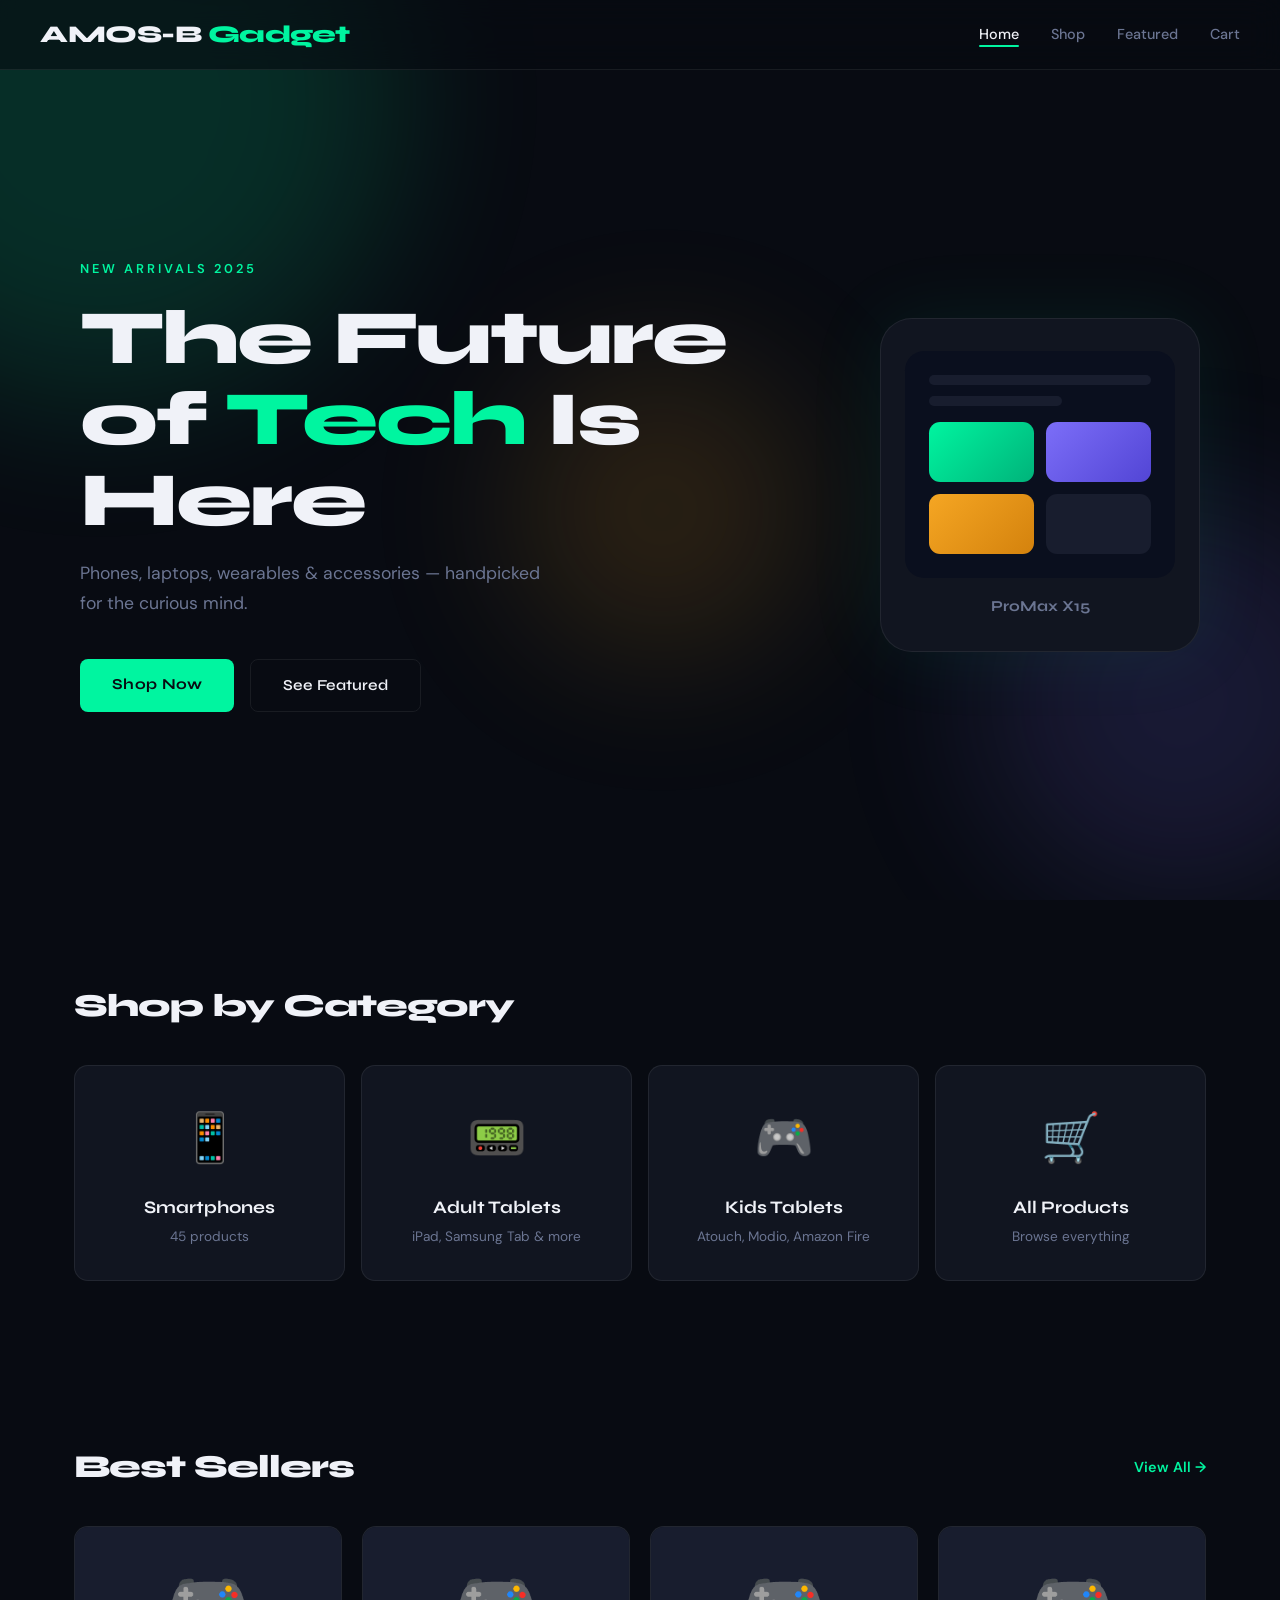
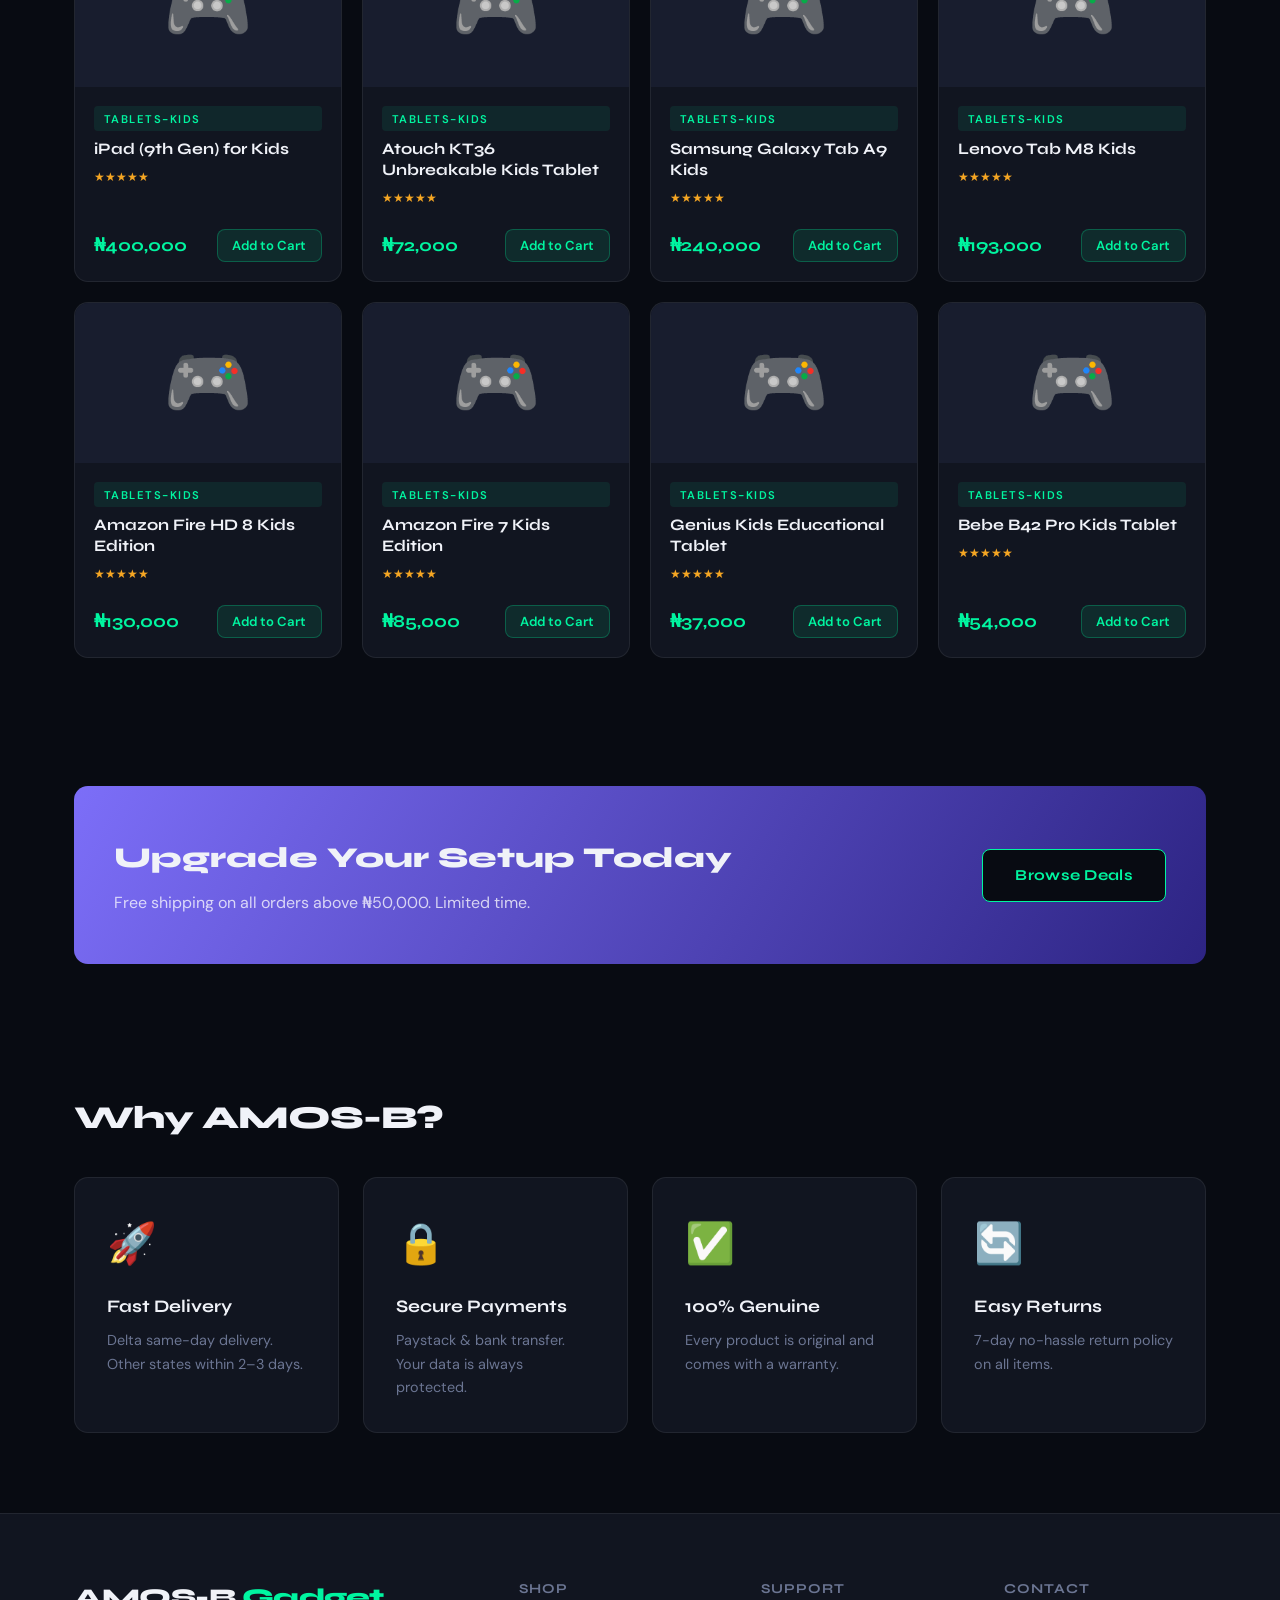
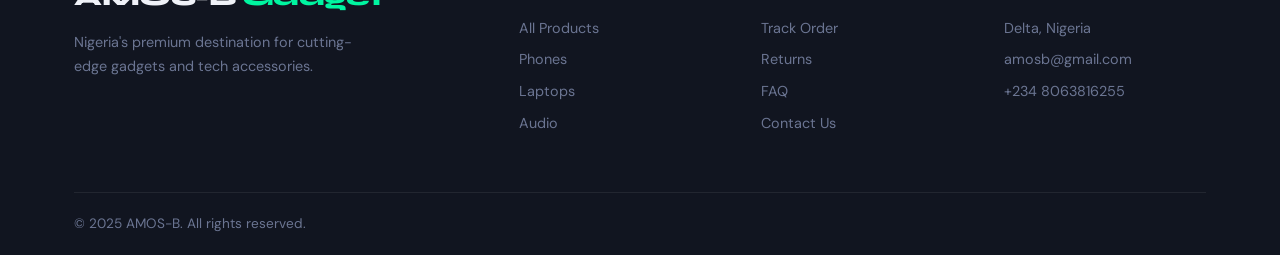
<file: index.html>
<!DOCTYPE html>
<html lang="en">
<head>
<meta charset="UTF-8">
<meta name="viewport" content="width=device-width, initial-scale=1.0">
<title>AMOS-B Gadget</title>
<link rel="preconnect" href="https://fonts.googleapis.com">
<link href="https://fonts.googleapis.com/css2?family=Syne:wght@400;600;700;800&family=DM+Sans:wght@300;400;500&display=swap" rel="stylesheet">
<link rel="stylesheet" href="style.css">
</head>
<body>

<!-- NAV -->
<nav class="navbar">
  <a href="index.html" class="logo">AMOS-B <span>Gadget</span></a>
  <ul class="nav-links">
    <li><a href="index.html" class="active">Home</a></li>
    <li><a href="shop.html">Shop</a></li>
    <li><a href="product.html">Featured</a></li>
    <li><a href="cart.html">Cart <span class="cart-badge" id="cart-count">0</span></a></li>
  </ul>
  <button class="hamburger" id="hamburger">&#9776;</button>
</nav>

<!-- HERO -->
<section class="hero">
  <div class="hero-bg">
    <div class="hero-circle c1"></div>
    <div class="hero-circle c2"></div>
    <div class="hero-circle c3"></div>
  </div>
  <div class="hero-content">
    <p class="hero-eyebrow">New Arrivals 2025</p>
    <h1>The Future<br>of <span class="accent">Tech</span> Is Here</h1>
    <p class="hero-sub">Phones, laptops, wearables & accessories — handpicked for the curious mind.</p>
    <div class="hero-cta">
      <a href="shop.html" class="btn-primary">Shop Now</a>
      <a href="product.html" class="btn-ghost">See Featured</a>
    </div>
  </div>
  <div class="hero-visual">
    <div class="device-card">
      <div class="device-screen">
        <div class="screen-ui">
          <div class="screen-bar"></div>
          <div class="screen-bar short"></div>
          <div class="screen-grid">
            <div class="screen-tile t1"></div>
            <div class="screen-tile t2"></div>
            <div class="screen-tile t3"></div>
            <div class="screen-tile t4"></div>
          </div>
        </div>
      </div>
      <div class="device-label">ProMax X15</div>
    </div>
  </div>
</section>

<!-- CATEGORIES -->
<section class="categories">
  <div class="container">
    <h2 class="section-title">Shop by Category</h2>
    <div class="cat-grid">
      <a href="shop.html?cat=phones" class="cat-card" style="--cat-color:#0e1117; --cat-accent:#00f5a0;">
        <div class="cat-icon">📱</div>
        <h3>Smartphones</h3>
        <p>45 products</p>
      </a>
      <a href="shop.html?cat=tablets-adult" class="cat-card" style="--cat-color:#0e1117; --cat-accent:#7c6ef8;">
        <div class="cat-icon">📟</div>
        <h3>Adult Tablets</h3>
        <p>iPad, Samsung Tab & more</p>
      </a>
      <a href="shop.html?cat=tablets-kids" class="cat-card" style="--cat-color:#0e1117; --cat-accent:#f06292;">
        <div class="cat-icon">🎮</div>
        <h3>Kids Tablets</h3>
        <p>Atouch, Modio, Amazon Fire</p>
      </a>
      <a href="shop.html" class="cat-card" style="--cat-color:#0e1117; --cat-accent:#f5a623;">
        <div class="cat-icon">🛒</div>
        <h3>All Products</h3>
        <p>Browse everything</p>
      </a>
    </div>
  </div>
</section>

<!-- FEATURED PRODUCTS -->
<section class="featured">
  <div class="container">
    <div class="section-header">
      <h2 class="section-title">Best Sellers</h2>
      <a href="shop.html" class="see-all">View All →</a>
    </div>
    <div class="products-grid" id="home-products"></div>
  </div>
</section>

<!-- BANNER -->
<section class="promo-banner">
  <div class="container">
    <div class="banner-inner">
      <div>
        <h2>Upgrade Your Setup Today</h2>
        <p>Free shipping on all orders above ₦50,000. Limited time.</p>
      </div>
      <a href="shop.html" class="btn-primary light">Browse Deals</a>
    </div>
  </div>
</section>

<!-- WHY US -->
<section class="why-us">
  <div class="container">
    <h2 class="section-title">Why AMOS-B?</h2>
    <div class="perks-grid">
      <div class="perk">
        <div class="perk-icon">🚀</div>
        <h4>Fast Delivery</h4>
        <p>Delta same-day delivery. Other states within 2–3 days.</p>
      </div>
      <div class="perk">
        <div class="perk-icon">🔒</div>
        <h4>Secure Payments</h4>
        <p>Paystack & bank transfer. Your data is always protected.</p>
      </div>
      <div class="perk">
        <div class="perk-icon">✅</div>
        <h4>100% Genuine</h4>
        <p>Every product is original and comes with a warranty.</p>
      </div>
      <div class="perk">
        <div class="perk-icon">🔄</div>
        <h4>Easy Returns</h4>
        <p>7-day no-hassle return policy on all items.</p>
      </div>
    </div>
  </div>
</section>

<!-- FOOTER -->
<footer class="footer">
  <div class="container">
    <div class="footer-grid">
      <div class="footer-brand">
        <a href="index.html" class="logo">AMOS-B <span>Gadget</span></a>
        <p>Nigeria's premium destination for cutting-edge gadgets and tech accessories.</p>
      </div>
      <div class="footer-links">
        <h5>Shop</h5>
        <ul>
          <li><a href="shop.html">All Products</a></li>
          <li><a href="shop.html?cat=phones">Phones</a></li>
          <li><a href="shop.html?cat=laptops">Laptops</a></li>
          <li><a href="shop.html?cat=audio">Audio</a></li>
        </ul>
      </div>
      <div class="footer-links">
        <h5>Support</h5>
        <ul>
          <li><a href="#">Track Order</a></li>
          <li><a href="#">Returns</a></li>
          <li><a href="#">FAQ</a></li>
          <li><a href="#">Contact Us</a></li>
        </ul>
      </div>
      <div class="footer-links">
        <h5>Contact</h5>
        <ul>
          <li>Delta, Nigeria</li>
          <li>amosb@gmail.com</li>
          <li>+234 8063816255</li>
        </ul>
      </div>
    </div>
    <div class="footer-bottom">
      <p>© 2025 AMOS-B. All rights reserved.</p>
    </div>
  </div>
</footer>

<script src="data.js"></script>
<script src="main.js"></script>
<script>
  renderProductGrid("home-products", getAllProducts().sort((a,b) => b.id - a.id).slice(0, 8));
</script>
</body>
</html>
</file>
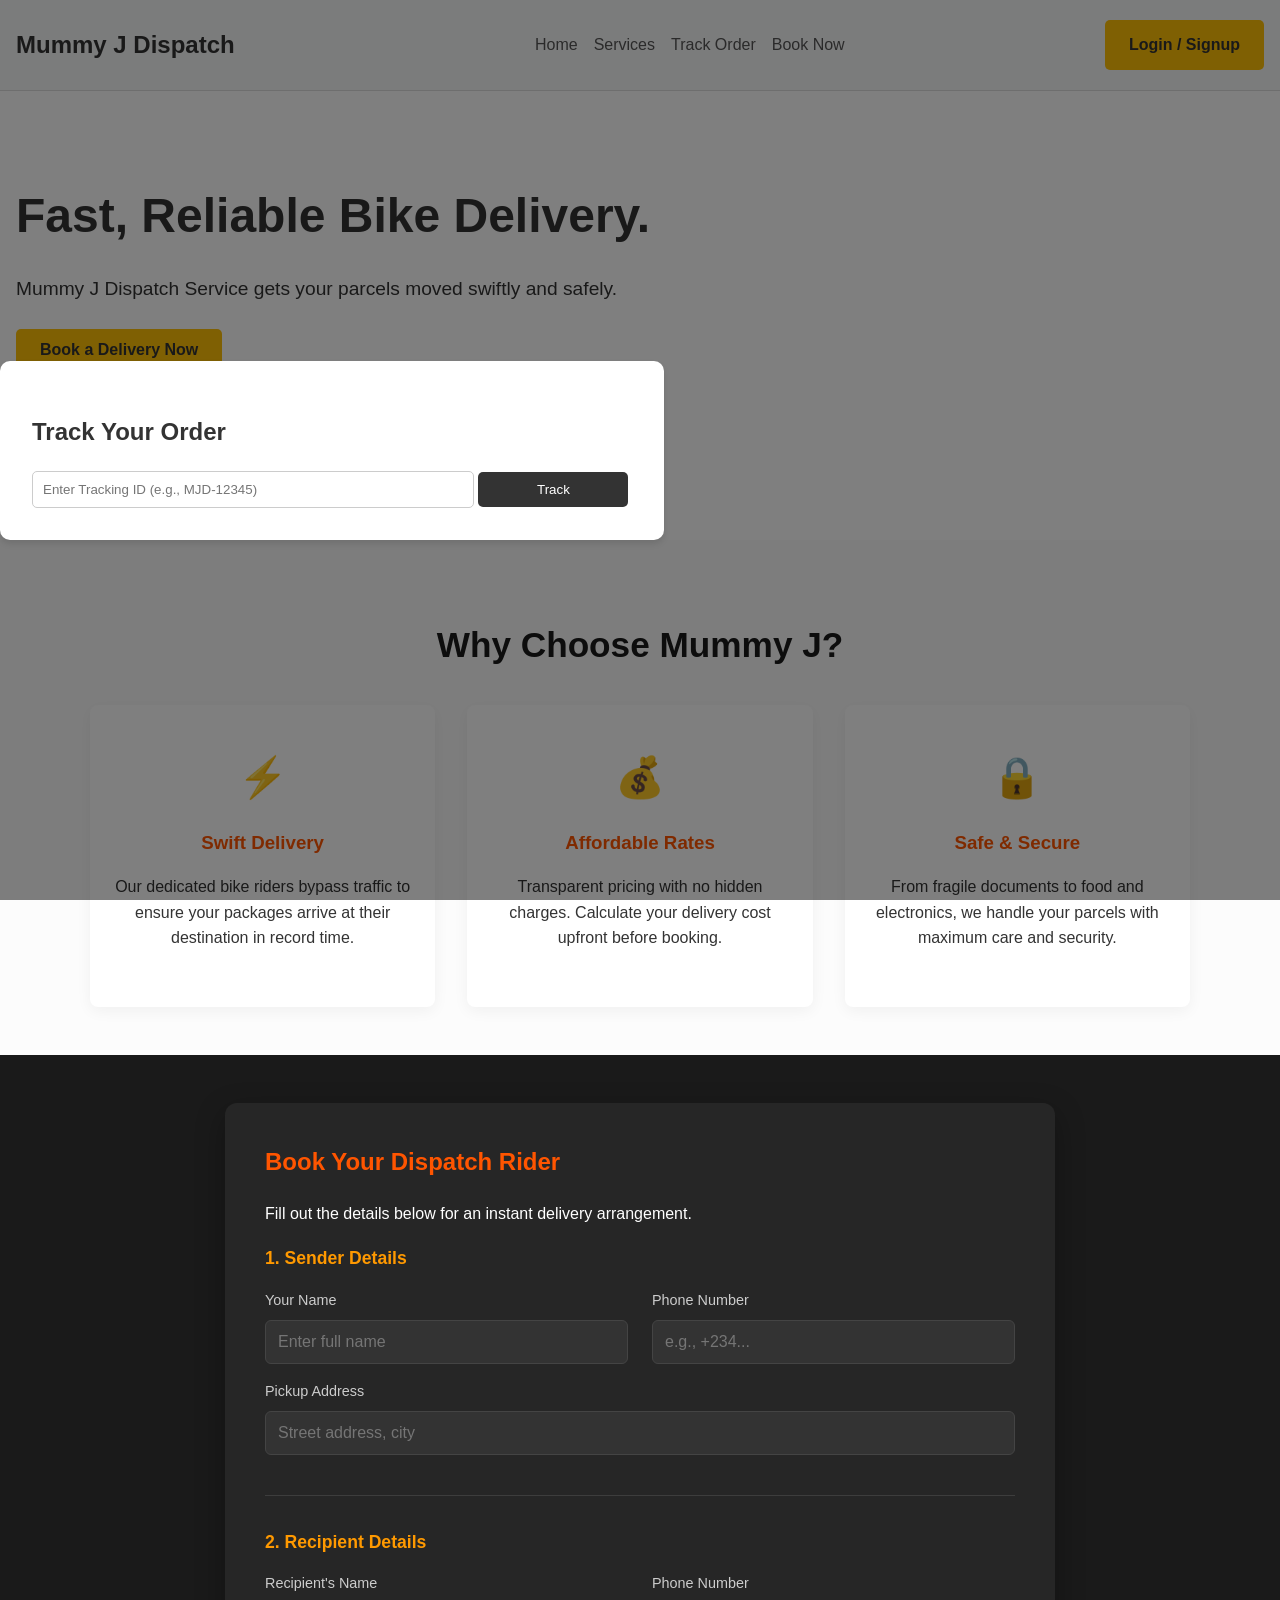
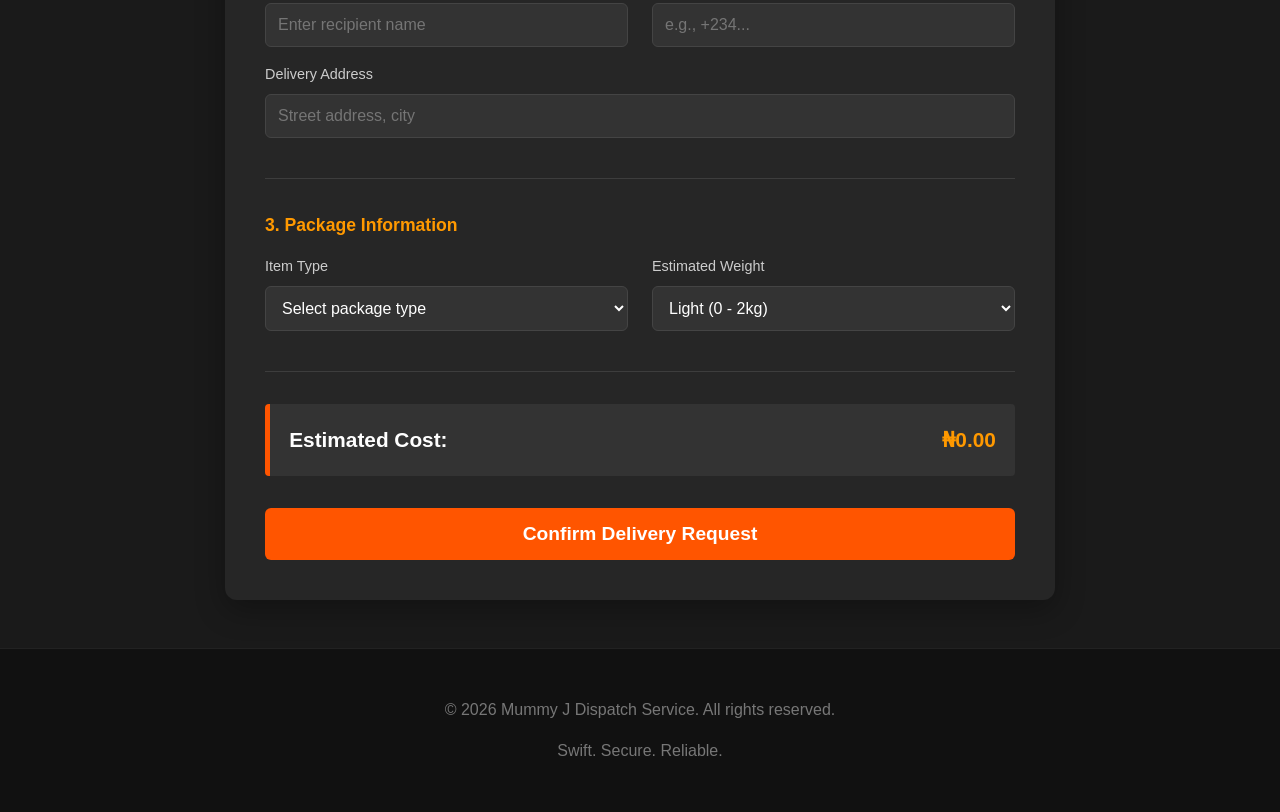
<file: SRTWEB3/index.html>
<!DOCTYPE html>
<html lang="en">
<head>
    <meta charset="UTF-8">
    <meta name="viewport" content="width=device-width, initial-scale=1.0">
    <title>Mummy J Dispatch Service - Fast & Reliable Bike Delivery</title>
    <link rel="stylesheet" href="styles.css">
    <style>
        /* BASIC CSS RESET & RESETTING DEFAULTS FOR LAYOUT (Styling Phase later) */
        body {
            font-family: 'Segoe UI', Tahoma, Geneva, Verdana, sans-serif;
            margin: 0;
            padding: 0;
            line-height: 1.6;
            color: #333;
        }

        /* 1. Header & Navigation */
        header {
            background-color: #f8f9fa;
            padding: 1rem;
            border-bottom: 1px solid #ddd;
        }
        nav {
            display: flex;
            justify-content: space-between;
            align-items: center;
        }
        .logo {
            font-size: 1.5rem;
            font-weight: bold;
            color: #333;
            text-decoration: none;
        }
        .nav-links {
            list-style: none;
            display: flex;
            gap: 1rem;
        }
        .nav-links a {
            text-decoration: none;
            color: #555;
            font-weight: 500;
        }S

        /* 2. Hero Section */
        #hero {
            background-image: url('/SRTWEB3/images/hero-bike.jpg');
            background-size: cover;
            background-position: center;
            height: 80vh; /* Takes up 80% of the viewport height */
            color: white;
            display: flex;
            flex-direction: column;
            justify-content: center;
            align-items: center;
            text-align: center;
            position: relative; /* Essential for overlay */
        }
        /* Create a dark overlay to make text readable */
        #hero::before {
            content: '';
            position: absolute;
            top: 0;
            left: 0;
            right: 0;
            bottom: 0;
            background-color: rgba(0, 0, 0, 0.5); /* Semi-transparent black */
            z-index: 1; /* Places the overlay behind the content */
        }
        #hero * { /* Ensure all content *inside* hero is above overlay */
            z-index: 2;
        }
        #hero h1 {
            font-size: 3rem;
            margin-bottom: 1rem;
        }
        #hero p {
            font-size: 1.2rem;
            margin-bottom: 2rem;
        }
        .cta-button {
            background-color: #ffc107; /* Bright amber/gold */
            color: #333;
            padding: 12px 24px;
            text-decoration: none;
            font-weight: bold;
            border-radius: 5px;
            border: none;
            cursor: pointer;
        }

        /* 3. Track Order Widget */
        #tracking {
            background-color: white;
            padding: 2rem;
            margin-top: -50px; /* Overlap effect, standard for tracking boxes */
            z-index: 10;
            position: relative;
            width: 80%;
            max-width: 600px;
            border-radius: 10px;
            box-shadow: 0 4px 6px rgba(0,0,0,0.1);
        }
        #tracking input[type="text"] {
            width: 70%;
            padding: 10px;
            border: 1px solid #ccc;
            border-radius: 5px;
        }
        #tracking button {
            width: 25%;
            padding: 10px;
            background-color: #333;
            color: white;
            border: none;
            border-radius: 5px;
            cursor: pointer;
        }

        /* Foundation Sections for Booking/Features (Styling needed later) */
        main section {
            padding: 3rem 1rem;
        }
    </style>
</head>
<body>

    <!-- 1. HEADER & NAVIGATION -->
    <header>
        <nav>
            <a href="#" class="logo">Mummy J Dispatch</a>
            <ul class="nav-links">
                <li><a href="#hero">Home</a></li>
                <li><a href="#features">Services</a></li>
                <li><a href="#tracking">Track Order</a></li>
                <li><a href="#booking">Book Now</a></li>
            </ul>
            <a href="#" class="cta-button login-btn">Login / Signup</a>
        </nav>
    </header>

    <main>
        <!-- 2. HERO SECTION (With Background Photo) -->
        <section id="hero">
            <h1>Fast, Reliable Bike Delivery.</h1>
            <p>Mummy J Dispatch Service gets your parcels moved swiftly and safely.</p>
            <a href="#booking" class="cta-button">Book a Delivery Now</a>
        </section>

        <!-- 3. TRACK ORDER WIDGET -->
        <section id="tracking">
            <h2>Track Your Order</h2>
            <form>
                <input type="text" placeholder="Enter Tracking ID (e.g., MJD-12345)">
                <button type="submit">Track</button>
            </form>
        </section>

        <!-- 4. CORE FEATURES (Responsive Grid) -->
        <section id="features">
            <h2>Why Choose Mummy J?</h2>
            <div class="features-grid">
                <div class="feature-card">
                    <div class="feature-icon">⚡</div>
                    <h3>Swift Delivery</h3>
                    <p>Our dedicated bike riders bypass traffic to ensure your packages arrive at their destination in record time.</p>
                </div>
                <div class="feature-card">
                    <div class="feature-icon">💰</div>
                    <h3>Affordable Rates</h3>
                    <p>Transparent pricing with no hidden charges. Calculate your delivery cost upfront before booking.</p>
                </div>
                <div class="feature-card">
                    <div class="feature-icon">🔒</div>
                    <h3>Safe & Secure</h3>
                    <p>From fragile documents to food and electronics, we handle your parcels with maximum care and security.</p>
                </div>
            </div>
        </section>

        <!-- 5. INTERACTIVE BOOKING FORM -->
        <section id="booking">
            <div class="booking-container">
                <h2>Book Your Dispatch Rider</h2>
                <p>Fill out the details below for an instant delivery arrangement.</p>
                
                <form id="dispatchBookingForm">
                    <!-- Step 1: Sender Information -->
                    <div class="form-group-section">
                        <h3>1. Sender Details</h3>
                        <div class="form-row">
                            <div class="input-box">
                                <label for="senderName">Your Name</label>
                                <input type="text" id="senderName" required placeholder="Enter full name">
                            </div>
                            <div class="input-box">
                                <label for="senderPhone">Phone Number</label>
                                <input type="tel" id="senderPhone" required placeholder="e.g., +234...">
                            </div>
                        </div>
                        <div class="input-box">
                            <label for="pickupAddress">Pickup Address</label>
                            <input type="text" id="pickupAddress" required placeholder="Street address, city">
                        </div>
                    </div>

                    <!-- Step 2: Receiver Information -->
                    <div class="form-group-section">
                        <h3>2. Recipient Details</h3>
                        <div class="form-row">
                            <div class="input-box">
                                <label for="receiverName">Recipient's Name</label>
                                <input type="text" id="receiverName" required placeholder="Enter recipient name">
                            </div>
                            <div class="input-box">
                                <label for="receiverPhone">Phone Number</label>
                                <input type="tel" id="receiverPhone" required placeholder="e.g., +234...">
                            </div>
                        </div>
                        <div class="input-box">
                            <label for="deliveryAddress">Delivery Address</label>
                            <input type="text" id="deliveryAddress" required placeholder="Street address, city">
                        </div>
                    </div>

                    <!-- Step 3: Package Details -->
                    <div class="form-group-section">
                        <h3>3. Package Information</h3>
                        <div class="form-row">
                            <div class="input-box">
                                <label for="itemType">Item Type</label>
                                <select id="itemType" required>
                                    <option value="" disabled selected>Select package type</option>
                                    <option value="documents">Documents / Papers</option>
                                    <option value="food">Food / Groceries</option>
                                    <option value="clothes">Clothing / Apparel</option>
                                    <option value="electronics">Electronics / Gadgets</option>
                                    <option value="other">Other Parcels</option>
                                </select>
                            </div>
                            <div class="input-box">
                                <label for="packageWeight">Estimated Weight</label>
                                <select id="packageWeight">
                                    <option value="light">Light (0 - 2kg)</option>
                                    <option value="medium">Medium (2kg - 5kg)</option>
                                    <option value="heavy">Heavy (5kg+)</option>
                                </select>
                            </div>
                        </div>
                    </div>

                    <!-- Pricing Display Box -->
                    <div class="price-estimation-box">
                        <span>Estimated Cost:</span>
                        <span id="calculatedPrice">₦0.00</span>
                    </div>

                    <button type="submit" class="submit-booking-btn">Confirm Delivery Request</button>
                </form>
            </div>
        </section>

        <!-- AUTHENTICATION MODAL POPUP -->
    <div id="authModal" class="modal-overlay">
        <div class="modal-content">
            <span class="close-modal-btn">&times;</span>
            
            <!-- Login Form Pane -->
            <div id="loginFormPane">
                <h2>Welcome Back</h2>
                <p>Log in to manage your Mummy J dispatches</p>
                <form id="userLoginForm">
                    <div class="input-box">
                        <label for="loginEmail">Email Address</label>
                        <input type="email" id="loginEmail" required placeholder="name@example.com">
                    </div>
                    <div class="input-box">
                        <label for="loginPassword">Password</label>
                        <input type="password" id="loginPassword" required placeholder="••••••••">
                    </div>
                    <button type="submit" class="submit-booking-btn">Log In</button>
                </form>
                <p class="auth-switch-text">Don't have an account? <span id="switchToSignup">Sign Up</span></p>
            </div>

            <!-- Signup Form Pane (Hidden by Default) -->
            <div id="signupFormPane" class="hidden-pane">
                <h2>Create Account</h2>
                <p>Join Mummy J Dispatch Service today</p>
                <form id="userSignupForm">
                    <div class="input-box">
                        <label for="signupName">Full Name</label>
                        <input type="text" id="signupName" required placeholder="John Doe">
                    </div>
                    <div class="input-box">
                        <label for="signupEmail">Email Address</label>
                        <input type="email" id="signupEmail" required placeholder="name@example.com">
                    </div>
                    <div class="input-box">
                        <label for="signupPassword">Password</label>
                        <input type="password" id="signupPassword" required placeholder="Min. 6 characters">
                    </div>
                    <button type="submit" class="submit-booking-btn">Register</button>
                </form>
                <p class="auth-switch-text">Already have an account? <span id="switchToLogin">Log In</span></p>
            </div>
        </div>


    </main>

    <!-- 6. FOOTER -->
    <footer>
        <div class="footer-content">
            <p>&copy; 2026 Mummy J Dispatch Service. All rights reserved.</p>
            <p>Swift. Secure. Reliable.</p>
        </div>
    </footer>

<script src="app.js"></script>
</body>
</html>
</file>
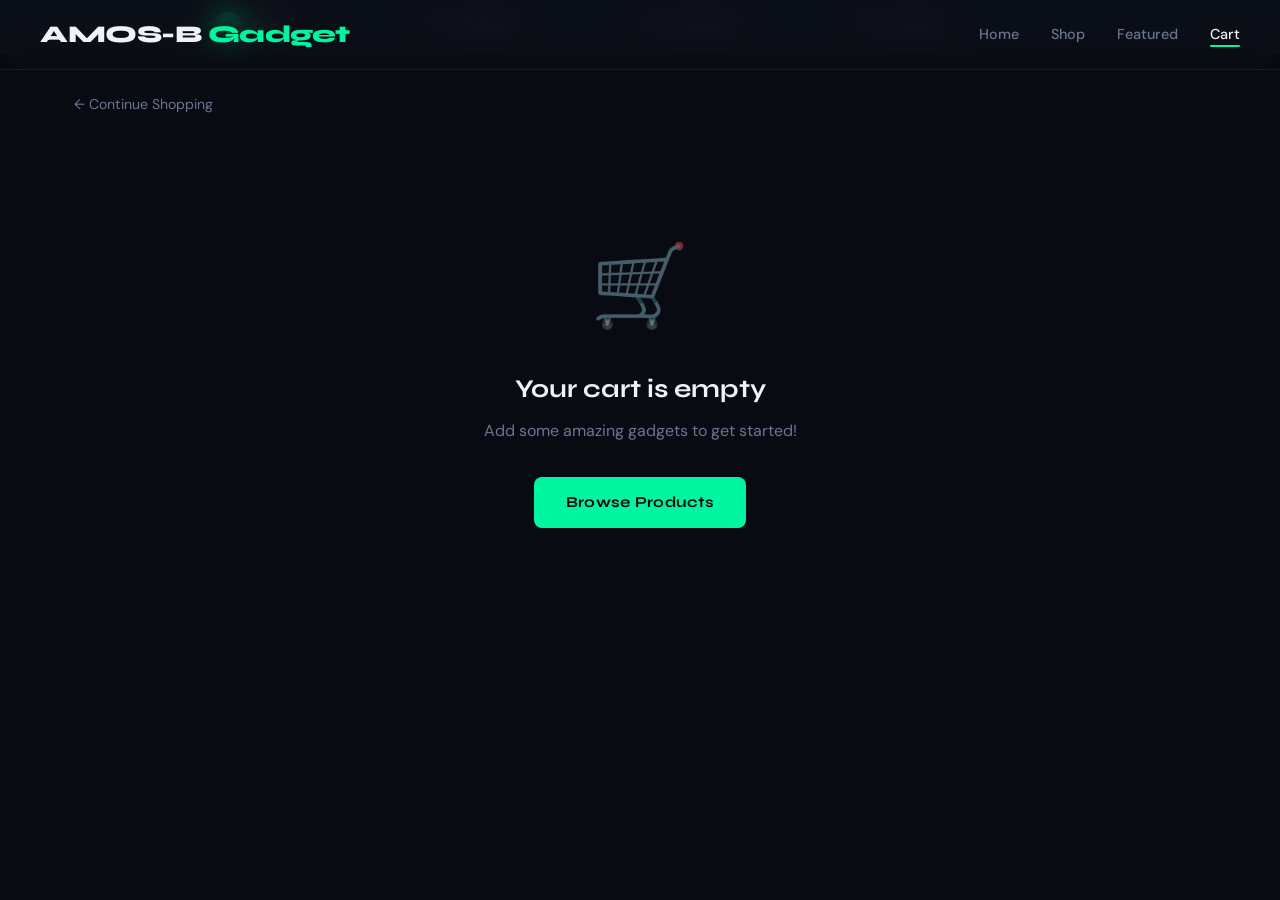
<file: cart.html>
<!DOCTYPE html>
<html lang="en">
<head>
<meta charset="UTF-8">
<meta name="viewport" content="width=device-width, initial-scale=1.0">
<title>AMOS-B Gadget</title>
<link rel="preconnect" href="https://fonts.googleapis.com">
<link href="https://fonts.googleapis.com/css2?family=Syne:wght@400;600;700;800&family=DM+Sans:wght@300;400;500&display=swap" rel="stylesheet">
<link rel="stylesheet" href="style.css">
<style>
/* ============================================
   CART & CHECKOUT — Full Professional Flow
   ============================================ */

/* --- STEP INDICATOR --- */
.checkout-steps {
  background: var(--surface);
  border-bottom: 1px solid var(--border);
  padding: .75rem 0;
}
.steps-inner {
  max-width: 900px;
  margin: 0 auto;
  padding: 0 1.5rem;
  display: flex;
  align-items: center;
  justify-content: center;
  gap: 0;
}
.step {
  display: flex;
  align-items: center;
  gap: .6rem;
  flex: 1;
  position: relative;
}
.step:not(:last-child)::after {
  content: '';
  flex: 1;
  height: 1px;
  background: var(--border);
  margin: 0 .75rem;
  transition: background .4s;
}
.step.done:not(:last-child)::after { background: var(--accent); }
.step-num {
  width: 28px; height: 28px;
  border-radius: 50%;
  border: 2px solid var(--border);
  display: flex; align-items: center; justify-content: center;
  font-family: var(--font-head);
  font-size: .75rem;
  font-weight: 700;
  color: var(--text-muted);
  flex-shrink: 0;
  transition: all .3s;
}
.step.active .step-num { border-color: var(--accent); background: var(--accent); color: #080b12; }
.step.done .step-num { border-color: var(--accent); background: var(--accent); color: #080b12; }
.step.done .step-num::before { content: '✓'; }
.step-label {
  font-size: .78rem;
  font-weight: 600;
  color: var(--text-muted);
  white-space: nowrap;
  transition: color .3s;
}
.step.active .step-label, .step.done .step-label { color: var(--text); }

/* --- VIEWS --- */
.view { display: none; padding: 2.5rem 0 5rem; }
.view.active { display: block; }

/* --- CART VIEW --- */
.cart-layout {
  display: grid;
  grid-template-columns: 1fr 340px;
  gap: 2rem;
  align-items: start;
}
.section-heading {
  font-family: var(--font-head);
  font-size: 1.4rem;
  font-weight: 800;
  margin-bottom: 1.25rem;
  display: flex;
  align-items: center;
  gap: .75rem;
}
.section-heading span { font-size: .85rem; color: var(--text-muted); font-weight: 400; }

/* Cart Items */
.cart-item {
  background: var(--surface);
  border: 1px solid var(--border);
  border-radius: var(--radius);
  padding: 1.25rem;
  margin-bottom: .75rem;
  display: grid;
  grid-template-columns: 80px 1fr auto;
  gap: 1.25rem;
  align-items: center;
  transition: border-color .2s, box-shadow .2s;
}
.cart-item:hover { border-color: rgba(255,255,255,.12); box-shadow: 0 4px 24px rgba(0,0,0,.2); }

.cart-item-img {
  width: 80px; height: 80px;
  background: var(--surface2);
  border-radius: 10px;
  display: flex; align-items: center; justify-content: center;
  font-size: 2.5rem;
  flex-shrink: 0;
}
.cart-item-info { min-width: 0; }
.cart-item-info h4 {
  font-family: var(--font-head);
  font-size: .95rem;
  font-weight: 700;
  margin-bottom: .2rem;
  white-space: nowrap; overflow: hidden; text-overflow: ellipsis;
}
.cart-item-info .item-meta {
  font-size: .78rem;
  color: var(--text-muted);
  margin-bottom: .6rem;
}
.item-condition {
  display: inline-block;
  font-size: .7rem;
  font-weight: 600;
  padding: .15rem .5rem;
  border-radius: 4px;
  background: rgba(0,245,160,.08);
  color: var(--accent);
  border: 1px solid rgba(0,245,160,.2);
  margin-left: .4rem;
}
.qty-row-cart {
  display: flex; align-items: center; gap: .6rem;
}
.qty-btn {
  width: 28px; height: 28px;
  border-radius: 6px;
  border: 1px solid var(--border);
  background: var(--surface2);
  color: var(--text);
  font-size: 1rem;
  cursor: pointer;
  display: flex; align-items: center; justify-content: center;
  transition: background .18s, border-color .18s;
}
.qty-btn:hover { background: var(--accent); color: #080b12; border-color: var(--accent); }
.qty-val {
  font-family: var(--font-head);
  font-weight: 700;
  font-size: .9rem;
  min-width: 24px;
  text-align: center;
}
.remove-item-btn {
  background: none; border: none; color: var(--text-muted);
  font-size: .8rem; cursor: pointer; padding: .3rem .5rem;
  border-radius: 4px;
  transition: color .18s, background .18s;
  margin-left: .5rem;
}
.remove-item-btn:hover { color: #ff5252; background: rgba(255,82,82,.08); }

.cart-item-right { text-align: right; }
.item-price {
  font-family: var(--font-head);
  font-weight: 700;
  font-size: 1.05rem;
  color: var(--accent);
  margin-bottom: .5rem;
}
.save-later {
  font-size: .75rem;
  color: var(--accent2);
  cursor: pointer;
  transition: opacity .18s;
}
.save-later:hover { opacity: .7; }

/* Saved items */
.saved-section { margin-top: 2rem; }
.saved-grid { display: grid; grid-template-columns: repeat(auto-fill, minmax(160px, 1fr)); gap: .75rem; }
.saved-card {
  background: var(--surface);
  border: 1px solid var(--border);
  border-radius: var(--radius);
  padding: 1rem;
  text-align: center;
}
.saved-card .s-emoji { font-size: 2.2rem; margin-bottom: .5rem; }
.saved-card h5 { font-size: .8rem; font-weight: 700; margin-bottom: .3rem; line-height: 1.3; }
.saved-card .s-price { font-size: .8rem; color: var(--accent); font-weight: 700; margin-bottom: .6rem; }
.move-to-cart-btn {
  background: transparent; border: 1px solid var(--accent); color: var(--accent);
  border-radius: 6px; padding: .3rem .7rem; font-size: .75rem; font-weight: 600;
  cursor: pointer; width: 100%; font-family: var(--font-body); transition: all .18s;
}
.move-to-cart-btn:hover { background: var(--accent); color: #080b12; }

/* --- ORDER SUMMARY BOX --- */
.order-summary {
  background: var(--surface);
  border: 1px solid var(--border);
  border-radius: var(--radius);
  overflow: hidden;
  position: sticky;
  top: calc(70px + 1rem);
}
.order-summary-head {
  background: var(--surface2);
  padding: 1rem 1.25rem;
  border-bottom: 1px solid var(--border);
}
.order-summary-head h3 { font-family: var(--font-head); font-size: 1rem; font-weight: 700; }
.order-summary-body { padding: 1.25rem; }
.summary-line {
  display: flex; justify-content: space-between;
  font-size: .88rem;
  padding: .45rem 0;
  border-bottom: 1px solid var(--border);
  color: var(--text-muted);
}
.summary-line:last-of-type { border-bottom: none; }
.summary-line.total-line {
  font-family: var(--font-head);
  font-weight: 800;
  font-size: 1.1rem;
  color: var(--text);
  padding-top: .75rem;
  margin-top: .25rem;
  border-top: 2px solid var(--border);
}
.summary-line .green { color: var(--accent); font-weight: 700; }

.promo-wrap { margin: 1rem 0; display: flex; gap: .5rem; }
.promo-wrap input {
  flex: 1; background: var(--bg); border: 1px solid var(--border);
  border-radius: 8px; color: var(--text); padding: .55rem .8rem;
  font-size: .85rem; font-family: var(--font-body);
}
.promo-wrap input:focus { outline: none; border-color: var(--accent); }
.promo-wrap button {
  background: var(--surface2); border: 1px solid var(--border); color: var(--text);
  border-radius: 8px; padding: .55rem 1rem; font-size: .85rem;
  cursor: pointer; font-family: var(--font-body); font-weight: 600; transition: all .18s;
}
.promo-wrap button:hover { background: var(--accent); border-color: var(--accent); color: #080b12; }
.promo-success { font-size: .78rem; color: var(--accent); margin-top: -.5rem; margin-bottom: .5rem; }

.trust-badges {
  display: flex; flex-direction: column; gap: .4rem;
  border-top: 1px solid var(--border);
  padding-top: 1rem; margin-top: 1rem;
}
.trust-badge { display: flex; align-items: center; gap: .5rem; font-size: .78rem; color: var(--text-muted); }
.trust-badge span { font-size: 1rem; }

/* --- CHECKOUT VIEW --- */
.checkout-layout {
  display: grid;
  grid-template-columns: 1fr 320px;
  gap: 2rem;
  align-items: start;
}
.checkout-card {
  background: var(--surface);
  border: 1px solid var(--border);
  border-radius: var(--radius);
  padding: 1.75rem;
  margin-bottom: 1.25rem;
}
.checkout-card-head {
  display: flex; align-items: center; gap: .75rem;
  margin-bottom: 1.5rem;
}
.checkout-card-head .card-icon {
  width: 36px; height: 36px;
  background: rgba(0,245,160,.1);
  border: 1px solid rgba(0,245,160,.2);
  border-radius: 8px;
  display: flex; align-items: center; justify-content: center;
  font-size: 1rem;
}
.checkout-card-head h3 { font-family: var(--font-head); font-size: 1.05rem; font-weight: 700; }

/* Form */
.form-grid { display: grid; grid-template-columns: 1fr 1fr; gap: 1rem; }
.form-grid.full { grid-template-columns: 1fr; }
.form-group { display: flex; flex-direction: column; gap: .35rem; }
.form-group.span2 { grid-column: span 2; }
.form-group label { font-size: .78rem; font-weight: 600; color: var(--text-muted); text-transform: uppercase; letter-spacing: .5px; }
.form-group input, .form-group select, .form-group textarea {
  background: var(--bg);
  border: 1px solid var(--border);
  border-radius: 8px;
  color: var(--text);
  padding: .7rem .9rem;
  font-size: .9rem;
  font-family: var(--font-body);
  transition: border-color .18s, box-shadow .18s;
  width: 100%;
}
.form-group input:focus, .form-group select:focus, .form-group textarea:focus {
  outline: none;
  border-color: var(--accent);
  box-shadow: 0 0 0 3px rgba(0,245,160,.1);
}
.form-group input.error { border-color: #ff5252; }
.form-group input::placeholder { color: var(--text-muted); }
.form-group select option { background: var(--surface); }
.field-error { font-size: .75rem; color: #ff5252; margin-top: -.2rem; display: none; }
.field-error.show { display: block; }

/* Delivery options */
.delivery-options { display: flex; flex-direction: column; gap: .75rem; }
.delivery-opt {
  display: flex; align-items: center; gap: 1rem;
  border: 1px solid var(--border);
  border-radius: 10px;
  padding: 1rem;
  cursor: pointer;
  transition: border-color .18s, background .18s;
}
.delivery-opt:hover { border-color: var(--text-muted); }
.delivery-opt input[type="radio"] { accent-color: var(--accent); flex-shrink: 0; }
.delivery-opt.selected { border-color: var(--accent); background: rgba(0,245,160,.04); }
.delivery-opt-info { flex: 1; }
.delivery-opt-name { font-weight: 600; font-size: .9rem; }
.delivery-opt-desc { font-size: .78rem; color: var(--text-muted); margin-top: .15rem; }
.delivery-opt-price { font-family: var(--font-head); font-weight: 700; font-size: .95rem; color: var(--accent); }

/* Payment tabs */
.payment-tabs { display: flex; gap: .5rem; margin-bottom: 1.5rem; flex-wrap: wrap; }
.pay-tab {
  display: flex; align-items: center; gap: .4rem;
  border: 1px solid var(--border);
  border-radius: 8px; padding: .6rem 1rem;
  cursor: pointer; background: transparent;
  color: var(--text-muted); font-size: .85rem; font-weight: 600;
  font-family: var(--font-body); transition: all .18s;
}
.pay-tab:hover { border-color: var(--text-muted); color: var(--text); }
.pay-tab.active { border-color: var(--accent); background: rgba(0,245,160,.08); color: var(--text); }
.pay-tab .pay-icon { font-size: 1.1rem; }
.pay-panel { display: none; }
.pay-panel.active { display: block; }

.card-field-row { display: grid; grid-template-columns: 1fr 1fr; gap: 1rem; }
.card-icons { display: flex; gap: .4rem; margin-top: .5rem; flex-wrap: wrap; }
.card-icon-badge {
  background: var(--surface2); border: 1px solid var(--border);
  border-radius: 4px; padding: .2rem .5rem; font-size: .7rem; color: var(--text-muted); font-weight: 600;
}
.bank-transfer-info {
  background: var(--surface2); border: 1px solid var(--border);
  border-radius: 10px; padding: 1.25rem;
}
.bank-line { display: flex; justify-content: space-between; padding: .5rem 0; border-bottom: 1px solid var(--border); font-size: .88rem; }
.bank-line:last-child { border-bottom: none; }
.bank-line .label { color: var(--text-muted); }
.bank-line .value { font-weight: 700; }
.copy-btn {
  background: transparent; border: 1px solid var(--border); color: var(--accent);
  border-radius: 4px; padding: .15rem .5rem; font-size: .72rem; cursor: pointer;
  font-family: var(--font-body); transition: all .18s;
}
.copy-btn:hover { background: var(--accent); color: #080b12; border-color: var(--accent); }

/* Order mini summary (right col on checkout) */
.checkout-summary {
  background: var(--surface);
  border: 1px solid var(--border);
  border-radius: var(--radius);
  position: sticky;
  top: calc(70px + 1rem);
  overflow: hidden;
}
.checkout-summary-head {
  background: var(--surface2); padding: 1rem 1.25rem;
  border-bottom: 1px solid var(--border);
  font-family: var(--font-head); font-weight: 700; font-size: .95rem;
}
.checkout-summary-body { padding: 1.25rem; }
.mini-cart-item {
  display: flex; align-items: center; gap: .75rem;
  padding: .6rem 0; border-bottom: 1px solid var(--border);
  font-size: .85rem;
}
.mini-cart-item:last-of-type { border-bottom: none; }
.mini-emoji { font-size: 1.6rem; flex-shrink: 0; }
.mini-name { flex: 1; font-weight: 600; line-height: 1.3; font-size: .8rem; }
.mini-qty { color: var(--text-muted); font-size: .75rem; }
.mini-price { font-weight: 700; color: var(--accent); font-size: .85rem; white-space: nowrap; }

/* --- CONFIRM VIEW --- */
.confirm-view { max-width: 640px; margin: 0 auto; text-align: center; padding: 4rem 1.5rem; }
.confirm-icon {
  width: 80px; height: 80px; border-radius: 50%;
  background: rgba(0,245,160,.12); border: 2px solid var(--accent);
  display: flex; align-items: center; justify-content: center;
  font-size: 2.2rem; margin: 0 auto 1.5rem;
  animation: popIn .5s cubic-bezier(.175,.885,.32,1.275) forwards;
}
@keyframes popIn { from { transform: scale(0); opacity: 0; } to { transform: scale(1); opacity: 1; } }
.confirm-view h1 { font-family: var(--font-head); font-size: 2rem; font-weight: 800; margin-bottom: .75rem; }
.confirm-view p { color: var(--text-muted); line-height: 1.7; max-width: 480px; margin: 0 auto 2rem; }
.order-ref {
  background: var(--surface); border: 1px solid var(--accent);
  border-radius: 10px; padding: 1.25rem 2rem; display: inline-block;
  font-family: var(--font-head); font-size: 1.3rem; font-weight: 800;
  color: var(--accent); letter-spacing: 2px; margin-bottom: 2rem;
}
.confirm-steps {
  display: flex; flex-direction: column; gap: .75rem; text-align: left;
  background: var(--surface); border: 1px solid var(--border);
  border-radius: var(--radius); padding: 1.5rem; margin-bottom: 2rem;
}
.confirm-step {
  display: flex; align-items: center; gap: 1rem; font-size: .88rem;
}
.confirm-step .cs-num {
  width: 28px; height: 28px; border-radius: 50%;
  background: rgba(0,245,160,.1); border: 1px solid rgba(0,245,160,.3);
  color: var(--accent); font-weight: 700; font-size: .8rem;
  display: flex; align-items: center; justify-content: center; flex-shrink: 0;
}
.confirm-step p { color: var(--text-muted); margin: 0; }
.confirm-step strong { color: var(--text); }

/* Empty cart */
.empty-cart {
  text-align: center; padding: 5rem 2rem;
}
.empty-cart .empty-icon { font-size: 5rem; margin-bottom: 1rem; opacity: .5; }
.empty-cart h2 { font-family: var(--font-head); font-size: 1.6rem; margin-bottom: .5rem; }
.empty-cart p { color: var(--text-muted); margin-bottom: 2rem; }

/* Nav CTA  */
.nav-cta-bar {
  display: flex; align-items: center; justify-content: space-between;
  margin-bottom: 1.5rem; flex-wrap: wrap; gap: 1rem;
}
.continue-link { color: var(--text-muted); font-size: .88rem; transition: color .18s; }
.continue-link:hover { color: var(--accent); }

/* Responsive */
@media (max-width: 860px) {
  .cart-layout, .checkout-layout { grid-template-columns: 1fr; }
  .order-summary, .checkout-summary { position: static; }
  .form-grid { grid-template-columns: 1fr; }
  .form-group.span2 { grid-column: span 1; }
  .card-field-row { grid-template-columns: 1fr; }
  .steps-inner { gap: 0; }
  .step-label { display: none; }
}
@media (max-width: 560px) {
  .cart-item { grid-template-columns: 60px 1fr; }
  .cart-item-right { grid-column: 1/-1; display: flex; justify-content: space-between; align-items: center; }
}
</style>
</head>
<body>

<nav class="navbar">
  <a href="index.html" class="logo">AMOS-B <span>Gadget</span></a>
  <ul class="nav-links">
    <li><a href="index.html">Home</a></li>
    <li><a href="shop.html">Shop</a></li>
    <li><a href="product.html">Featured</a></li>
    <li><a href="cart.html" class="active">Cart <span class="cart-badge" id="cart-count">0</span></a></li>
  </ul>
  <button class="hamburger" id="hamburger">&#9776;</button>
</nav>

<!-- STEP INDICATOR -->
<div class="checkout-steps">
  <div class="steps-inner">
    <div class="step active" id="step-1">
      <div class="step-num">1</div>
      <div class="step-label">Cart</div>
    </div>
    <div class="step" id="step-2">
      <div class="step-num">2</div>
      <div class="step-label">Delivery</div>
    </div>
    <div class="step" id="step-3">
      <div class="step-num">3</div>
      <div class="step-label">Payment</div>
    </div>
    <div class="step" id="step-4">
      <div class="step-num">4</div>
      <div class="step-label">Confirm</div>
    </div>
  </div>
</div>

<!-- =================== VIEW 1: CART =================== -->
<div class="view active" id="view-cart">
  <div class="container">
    <div class="nav-cta-bar">
      <a href="shop.html" class="continue-link">← Continue Shopping</a>
    </div>

    <div id="empty-cart-msg" class="empty-cart" style="display:none;">
      <div class="empty-icon">🛒</div>
      <h2>Your cart is empty</h2>
      <p>Add some amazing gadgets to get started!</p>
      <a href="shop.html" class="btn-primary">Browse Products</a>
    </div>

    <div id="cart-content" class="cart-layout">
      <!-- LEFT: Items -->
      <div>
        <h2 class="section-heading">Your Cart <span id="cart-item-count"></span></h2>
        <div id="cart-items-list"></div>

        <!-- Saved for Later -->
        <div class="saved-section" id="saved-section" style="display:none;">
          <h3 class="section-heading" style="font-size:1.1rem;">Saved for Later <span id="saved-count"></span></h3>
          <div class="saved-grid" id="saved-items-list"></div>
        </div>
      </div>

      <!-- RIGHT: Order Summary -->
      <div>
        <div class="order-summary">
          <div class="order-summary-head">
            <h3>Order Summary</h3>
          </div>
          <div class="order-summary-body">
            <div class="summary-line"><span>Subtotal</span><span id="s-subtotal">₦0</span></div>
            <div class="summary-line"><span>Discount</span><span class="green" id="s-discount">—</span></div>
            <div class="summary-line"><span>Shipping</span><span id="s-shipping">—</span></div>
            <div class="summary-line"><span>VAT (7.5%)</span><span id="s-vat">₦0</span></div>
            <div class="summary-line total-line"><span>Total</span><span id="s-total">₦0</span></div>

            <div class="promo-wrap">
              <input type="text" id="promo-code" placeholder="Promo / coupon code">
              <button onclick="applyPromo()">Apply</button>
            </div>
            <p class="promo-success" id="promo-msg" style="display:none;"></p>

            <button class="btn-primary" style="width:100%; margin-bottom:.6rem;" onclick="goToCheckout()">
              Proceed to Checkout →
            </button>
            <button class="btn-ghost" style="width:100%; font-size:.85rem;" onclick="window.location='shop.html'">
              Continue Shopping
            </button>

            <div class="trust-badges">
              <div class="trust-badge"><span>🔒</span> Secure 256-bit SSL checkout</div>
              <div class="trust-badge"><span>✅</span> 100% Genuine, verified products</div>
              <div class="trust-badge"><span>🔄</span> 7-day hassle-free returns</div>
              <div class="trust-badge"><span>🚀</span> Delta same-day · 2–3 days nationwide</div>
            </div>
          </div>
        </div>
      </div>
    </div>
  </div>
</div>

<!-- =================== VIEW 2: DELIVERY =================== -->
<div class="view" id="view-delivery">
  <div class="container">
    <div class="nav-cta-bar">
      <a href="#" class="continue-link" onclick="goTo('cart')">← Back to Cart</a>
    </div>
    <div class="checkout-layout">
      <div>
        <!-- Contact -->
        <div class="checkout-card">
          <div class="checkout-card-head">
            <div class="card-icon">👤</div>
            <h3>Contact Information</h3>
          </div>
          <div class="form-grid">
            <div class="form-group">
              <label>First Name</label>
              <input type="text" id="f-fname" placeholder="Emeka">
              <p class="field-error" id="e-fname">Please enter your first name</p>
            </div>
            <div class="form-group">
              <label>Last Name</label>
              <input type="text" id="f-lname" placeholder="Okonkwo">
              <p class="field-error" id="e-lname">Please enter your last name</p>
            </div>
            <div class="form-group">
              <label>Email Address</label>
              <input type="email" id="f-email" placeholder="emeka@email.com">
              <p class="field-error" id="e-email">Please enter a valid email</p>
            </div>
            <div class="form-group">
              <label>Phone Number</label>
              <input type="tel" id="f-phone" placeholder="+234 801 234 5678">
              <p class="field-error" id="e-phone">Please enter your phone number</p>
            </div>
          </div>
        </div>

        <!-- Address -->
        <div class="checkout-card">
          <div class="checkout-card-head">
            <div class="card-icon">📍</div>
            <h3>Delivery Address</h3>
          </div>
          <div class="form-grid">
            <div class="form-group span2">
              <label>Street Address</label>
              <input type="text" id="f-address" placeholder="12 Adeola Odeku Street, Victoria Island">
              <p class="field-error" id="e-address">Please enter your address</p>
            </div>
            <div class="form-group">
              <label>City</label>
              <input type="text" id="f-city" placeholder="Lagos">
              <p class="field-error" id="e-city">Please enter your city</p>
            </div>
            <div class="form-group">
              <label>State</label>
              <select id="f-state">
                <option value="">Select state...</option>
                <option value="Lagos">Lagos</option>
                <option value="Abuja">Abuja (FCT)</option>
                <option value="Rivers">Rivers</option>
                <option value="Kano">Kano</option>
                <option value="Oyo">Oyo</option>
                <option value="Anambra">Anambra</option>
                <option value="Enugu">Enugu</option>
                <option value="Delta">Delta</option>
                <option value="Edo">Edo</option>
                <option value="Kaduna">Kaduna</option>
                <option value="Other">Other State</option>
              </select>
              <p class="field-error" id="e-state">Please select your state</p>
            </div>
            <div class="form-group span2">
              <label>Delivery Note (optional)</label>
              <textarea id="f-note" placeholder="Gate colour, landmark, or any special instructions..." rows="2" style="resize:vertical;"></textarea>
            </div>
          </div>
        </div>

        <!-- Delivery Options -->
        <div class="checkout-card">
          <div class="checkout-card-head">
            <div class="card-icon">🚚</div>
            <h3>Delivery Method</h3>
          </div>
          <div class="delivery-options" id="delivery-options">
            <label class="delivery-opt selected">
              <input type="radio" name="delivery" value="standard" checked>
              <div class="delivery-opt-info">
                <div class="delivery-opt-name">Standard Delivery</div>
                <div class="delivery-opt-desc">Delta: 1–2 days · Other states: 2–4 days</div>
              </div>
              <div class="delivery-opt-price" id="std-price">₦3,500</div>
            </label>
            <label class="delivery-opt">
              <input type="radio" name="delivery" value="express">
              <div class="delivery-opt-info">
                <div class="delivery-opt-name">Express Delivery</div>                                                                                                                                                                                                                                                                                                                                                                                                                                                                       
                <div class="delivery-opt-desc">Delta same-day · Other states: next day</div>
              </div>
              <div class="delivery-opt-price">₦7,500</div>
            </label>
            <label class="delivery-opt">
              <input type="radio" name="delivery" value="pickup">
              <div class="delivery-opt-info">
                <div class="delivery-opt-name">Store Pickup — Free</div>
                <div class="delivery-opt-desc">Robinson plaza Deco road · Mon–Sat 8am–6pm</div>
              </div>
              <div class="delivery-opt-price">Free</div>
            </label>
          </div>
        </div>

        <button class="btn-primary" style="width:100%; padding:1rem;" onclick="validateDelivery()">
          Continue to Payment →
        </button>
      </div>

      <!-- Right: Mini summary -->
      <div class="checkout-summary">
        <div class="checkout-summary-head">Order Summary</div>
        <div class="checkout-summary-body">
          <div id="mini-cart-items"></div>
          <div class="summary-line" style="margin-top:.75rem;"><span>Subtotal</span><span id="cs-subtotal">₦0</span></div>
          <div class="summary-line"><span>Shipping</span><span id="cs-shipping">—</span></div>
          <div class="summary-line total-line"><span>Total</span><span id="cs-total">₦0</span></div>
        </div>
      </div>
    </div>
  </div>
</div>

<!-- =================== VIEW 3: PAYMENT =================== -->
<div class="view" id="view-payment">
  <div class="container">
    <div class="nav-cta-bar">
      <a href="#" class="continue-link" onclick="goTo('delivery')">← Back to Delivery</a>
    </div>
    <div class="checkout-layout">
      <div>
        <div class="checkout-card">
          <div class="checkout-card-head">
            <div class="card-icon">💳</div>
            <h3>Payment Method</h3>
          </div>

          <!-- Pay tabs -->
          <div class="payment-tabs">
            <button class="pay-tab active" onclick="switchPayTab('card', this)"><span class="pay-icon">💳</span> Debit / Credit Card</button>
            <button class="pay-tab" onclick="switchPayTab('transfer', this)"><span class="pay-icon">🏦</span> Bank Transfer</button>
            <button class="pay-tab" onclick="switchPayTab('paystack', this)"><span class="pay-icon">🟢</span> Paystack</button>
            <button class="pay-tab" onclick="switchPayTab('opay', this)"><span class="pay-icon">📱</span> OPay / USSD</button>
          </div>

          <!-- Card panel -->
          <div class="pay-panel active" id="panel-card">
            <div class="form-grid">
              <div class="form-group span2">
                <label>Cardholder Name</label>
                <input type="text" id="f-card-name" placeholder="EMEKA OKONKWO">
              </div>
              <div class="form-group span2">
                <label>Card Number</label>
                <input type="text" id="f-card-num" placeholder="0000  0000  0000  0000" maxlength="19" oninput="formatCard(this)">
              </div>
              <div class="form-group">
                <label>Expiry Date</label>
                <input type="text" id="f-card-exp" placeholder="MM / YY" maxlength="7" oninput="formatExpiry(this)">
              </div>
              <div class="form-group">
                <label>CVV</label>
                <input type="text" id="f-card-cvv" placeholder="•••" maxlength="4" type="password">
              </div>
            </div>
            <div class="card-icons">
              <span class="card-icon-badge">VISA</span>
              <span class="card-icon-badge">Mastercard</span>
              <span class="card-icon-badge">Verve</span>
              <span class="card-icon-badge">3D Secure</span>
            </div>
          </div>

          <!-- Bank Transfer panel -->
          <div class="pay-panel" id="panel-transfer">
            <div class="bank-transfer-info">
              <div class="bank-line"><span class="label">Bank Name</span><span class="value">Opay Microfinance</span></div>
              <div class="bank-line"><span class="label">Account Number</span><span class="value">8063816255 <button class="copy-btn" onclick="copyText('0123456789')">Copy</button></span></div>
              <div class="bank-line"><span class="label">Account Name</span><span class="value">AMOS ISI</span></div>
              <div class="bank-line"><span class="label">Amount to Pay</span><span class="value" style="color:var(--accent);" id="transfer-amount">₦0</span></div>
            </div>
            <p style="font-size:.8rem; color:var(--text-muted); margin-top:1rem; line-height:1.6;">
              ⚠️ Transfer the exact amount shown above. Your order will be processed within 1–2 hours of payment confirmation. Include your name as narration.
            </p>
          </div>

          <!-- Paystack panel -->
          <div class="pay-panel" id="panel-paystack">
            <div style="text-align:center; padding:2rem 1rem;">
              <div style="font-size:3rem; margin-bottom:1rem;">🟢</div>
              <p style="margin-bottom:1.5rem; color:var(--text-muted);">You'll be redirected to Paystack's secure checkout to complete your payment.</p>
              <div style="background:var(--surface2); border:1px solid var(--border); border-radius:8px; padding:1rem; font-size:.85rem;">
                <strong>Total to pay:</strong> <span style="color:var(--accent); font-family:var(--font-head); font-size:1.1rem;" id="paystack-amount">₦0</span>
              </div>
              <p style="font-size:.75rem; color:var(--text-muted); margin-top:.75rem;">Supports cards, bank transfer, USSD, mobile money.</p>
            </div>
          </div>

          <!-- OPay / USSD panel -->
          <div class="pay-panel" id="panel-opay">
            <div style="display:flex; flex-direction:column; gap:.75rem;">
              <div class="bank-transfer-info">
                <div class="bank-line"><span class="label">OPay</span><span class="value">08063816255</span></div>
                <div class="bank-line"><span class="label">USSD (GTB)</span><span class="value">*737*1*Amount*4120#</span></div>
                <div class="bank-line"><span class="label">USSD (Access)</span><span class="value">*901*Amount*4120#</span></div>
                <div class="bank-line"><span class="label">USSD (Zenith)</span><span class="value">*966*Amount*4120#</span></div>
              </div>
              <p style="font-size:.8rem; color:var(--text-muted); line-height:1.6;">Dial the USSD code for your bank and follow the prompts. Send payment confirmation to 0900 000 0000 on WhatsApp.</p>
            </div>
          </div>
        </div>

        <!-- Billing address -->
        <div class="checkout-card">
          <div class="checkout-card-head">
            <div class="card-icon">📋</div>
            <h3>Billing Address</h3>
          </div>
          <label style="display:flex; align-items:center; gap:.6rem; cursor:pointer; margin-bottom:1rem; font-size:.9rem;">
            <input type="checkbox" id="same-address" checked style="accent-color:var(--accent);"> Same as delivery address
          </label>
          <div id="billing-fields" style="display:none;">
            <div class="form-grid">
              <div class="form-group span2">
                <label>Billing Address</label>
                <input type="text" id="f-bill-address" placeholder="Street address">
              </div>
              <div class="form-group">
                <label>City</label>
                <input type="text" id="f-bill-city" placeholder="City">
              </div>
              <div class="form-group">
                <label>State</label>
                <input type="text" id="f-bill-state" placeholder="State">
              </div>
            </div>
          </div>
        </div>

        <div style="background:rgba(0,245,160,.05); border:1px solid rgba(0,245,160,.15); border-radius:10px; padding:1rem; margin-bottom:1.25rem; font-size:.82rem; color:var(--text-muted); line-height:1.6;">
          🔒 Your payment information is encrypted with 256-bit SSL. TechNova never stores your card details.
        </div>

        <button class="btn-primary" style="width:100%; padding:1.1rem; font-size:1rem;" onclick="placeOrder()">
          🛒 Place Order — <span id="final-total-btn">₦0</span>
        </button>
      </div>

      <!-- Mini summary right -->
      <div class="checkout-summary">
        <div class="checkout-summary-head">Your Order</div>
        <div class="checkout-summary-body">
          <div id="mini-cart-items-2"></div>
          <div class="summary-line" style="margin-top:.75rem;"><span>Subtotal</span><span id="cs2-subtotal">₦0</span></div>
          <div class="summary-line"><span>Shipping</span><span id="cs2-shipping">—</span></div>
          <div class="summary-line"><span>VAT (7.5%)</span><span id="cs2-vat">₦0</span></div>
          <div class="summary-line total-line"><span>Total</span><span id="cs2-total">₦0</span></div>
        </div>
      </div>
    </div>
  </div>
</div>

<!-- =================== VIEW 4: CONFIRMATION =================== -->
<div class="view" id="view-confirm">
  <div class="container">
    <div class="confirm-view">
      <div class="confirm-icon">✅</div>
      <h1>Order Placed!</h1>
      <p>Thank you for shopping with AMOS-B. Your order has been received and is being processed. You'll receive a confirmation email shortly.</p>
      <div class="order-ref" id="order-ref-num">TN-000000</div>

      <div class="confirm-steps">
        <div class="confirm-step">
          <div class="cs-num">1</div>
          <p><strong>Order Received</strong> — We've got your order and are verifying payment.</p>
        </div>
        <div class="confirm-step">
          <div class="cs-num">2</div>
          <p><strong>Processing</strong> — Your gadget is being packaged (1–4 hours).</p>
        </div>
        <div class="confirm-step">
          <div class="cs-num">3</div>
          <p><strong>Shipped</strong> — A tracking number will be sent to your email/WhatsApp.</p>
        </div>
        <div class="confirm-step">
          <div class="cs-num">4</div>
          <p><strong>Delivered</strong> — Lagos same-day · Other states 2–4 days.</p>
        </div>
      </div>

      <div style="display:flex; gap:1rem; justify-content:center; flex-wrap:wrap;">
        <a href="shop.html" class="btn-primary">Continue Shopping</a>
        <a href="index.html" class="btn-ghost">Back to Home</a>
      </div>
    </div>
  </div>
</div>

<script src="data.js"></script>
<script src="main.js"></script>
<script>
/* =============================================
   CART & CHECKOUT LOGIC
   ============================================= */

let savedItems  = JSON.parse(localStorage.getItem('tn_saved') || '[]');
let promoApplied = false;
let discountAmt  = 0;
let selectedDelivery = 'standard';
let deliveryCost = 3500;
let currentView  = 'cart';

// ---- HELPERS ----
const fmt = n => '₦' + Number(n).toLocaleString();
const products = getAllProducts();
const getProduct = id => products.find(p => p.id === id);

function generateOrderRef() {
  return 'TN-' + Date.now().toString(36).toUpperCase().slice(-6);
}

function copyText(text) {
  navigator.clipboard.writeText(text).then(() => showToast('Copied: ' + text));
}

// ---- CART DATA ----
function getCartItems() {
  return getCart().map(item => {
    const p = getProduct(item.id);
    return p ? { ...item, product: p } : null;
  }).filter(Boolean);
}

function calcTotals() {
  const items = getCartItems();
  const subtotal = items.reduce((s, i) => s + i.product.price * i.qty, 0);
  const discount = promoApplied ? discountAmt : 0;
  const afterDiscount = subtotal - discount;
  const vat = Math.round(afterDiscount * 0.075);
  const total = afterDiscount + vat + (selectedDelivery === 'pickup' ? 0 : deliveryCost);
  return { subtotal, discount, afterDiscount, vat, total, shipping: selectedDelivery === 'pickup' ? 0 : deliveryCost };
}

// ---- RENDER CART ----
function renderCart() {
  const items = getCartItems();
  const saved = savedItems.map(id => getProduct(id)).filter(Boolean);
  const { subtotal, discount, vat, total, shipping } = calcTotals();

  // Empty state
  const isEmpty = items.length === 0;
  document.getElementById('empty-cart-msg').style.display = isEmpty ? 'block' : 'none';
  document.getElementById('cart-content').style.display  = isEmpty ? 'none' : 'grid';
  if (isEmpty) return;

  document.getElementById('cart-item-count').textContent = `(${items.reduce((s,i)=>s+i.qty,0)} items)`;

  // Items
  document.getElementById('cart-items-list').innerHTML = items.map(item => `
    <div class="cart-item" id="ci-${item.id}">
      <div class="cart-item-img">${item.product.emoji}</div>
      <div class="cart-item-info">
        <h4>${item.product.name} <span class="item-condition">Brand New</span></h4>
        <div class="item-meta">${item.product.brand ? item.product.brand.charAt(0).toUpperCase()+item.product.brand.slice(1) : ''} · ${item.product.category}</div>
        <div class="qty-row-cart">
          <button class="qty-btn" onclick="updateQty(${item.id}, ${item.qty-1})">−</button>
          <span class="qty-val">${item.qty}</span>
          <button class="qty-btn" onclick="updateQty(${item.id}, ${item.qty+1})">+</button>
          <button class="remove-item-btn" onclick="updateQty(${item.id}, 0)">Remove</button>
          <button class="remove-item-btn" onclick="saveForLater(${item.id})" style="color:var(--accent2);">Save for later</button>
        </div>
      </div>
      <div class="cart-item-right">
        <div class="item-price">${fmt(item.product.price * item.qty)}</div>
        <div style="font-size:.78rem; color:var(--text-muted);">${fmt(item.product.price)} each</div>
      </div>
    </div>
  `).join('');

  // Summary
  document.getElementById('s-subtotal').textContent = fmt(subtotal);
  document.getElementById('s-discount').textContent = discount > 0 ? '−' + fmt(discount) : '—';
  document.getElementById('s-shipping').textContent = shipping === 0 ? 'Free' : fmt(shipping);
  document.getElementById('s-vat').textContent = fmt(vat);
  document.getElementById('s-total').textContent = fmt(total);

  // Saved
  const savedSection = document.getElementById('saved-section');
  if (saved.length > 0) {
    savedSection.style.display = 'block';
    document.getElementById('saved-count').textContent = `(${saved.length})`;
    document.getElementById('saved-items-list').innerHTML = saved.map(p => `
      <div class="saved-card">
        <div class="s-emoji">${p.emoji}</div>
        <h5>${p.name}</h5>
        <div class="s-price">${fmt(p.price)}</div>
        <button class="move-to-cart-btn" onclick="moveToCart(${p.id})">Move to Cart</button>
      </div>
    `).join('');
  } else {
    savedSection.style.display = 'none';
  }

  updateCartBadge();
}

function updateQty(id, newQty) {
  let cart = getCart();
  if (newQty <= 0) cart = cart.filter(i => i.id !== id);
  else { const item = cart.find(i=>i.id===id); if(item) item.qty=newQty; }
  localStorage.setItem('tn_cart', JSON.stringify(cart));
  updateCartBadge();
  renderCart();
}

function saveForLater(id) {
  if (!savedItems.includes(id)) savedItems.push(id);
  localStorage.setItem('tn_saved', JSON.stringify(savedItems));
  updateQty(id, 0);
  showToast('Saved for later');
}

function moveToCart(id) {
  savedItems = savedItems.filter(s => s !== id);
  localStorage.setItem('tn_saved', JSON.stringify(savedItems));
  addToCart(id);
  renderCart();
  showToast('Moved to cart!');
}

function applyPromo() {
  const code = document.getElementById('promo-code').value.trim().toUpperCase();
  const msg = document.getElementById('promo-msg');
  const promos = { 'NOVA10': .10, 'TECH15': .15, 'SAVE5K': null };

  if (code === 'NOVA10') {
    discountAmt = Math.round(calcTotals().subtotal * 0.10);
    promoApplied = true;
    msg.textContent = '🎉 NOVA10 applied — 10% off!'; msg.style.display='block'; msg.style.color='var(--accent)';
  } else if (code === 'TECH15') {
    discountAmt = Math.round(calcTotals().subtotal * 0.15);
    promoApplied = true;
    msg.textContent = '🎉 TECH15 applied — 15% off!'; msg.style.display='block'; msg.style.color='var(--accent)';
  } else if (code === 'SAVE5K') {
    discountAmt = 5000; promoApplied = true;
    msg.textContent = '🎉 SAVE5K applied — ₦5,000 off!'; msg.style.display='block'; msg.style.color='var(--accent)';
  } else {
    promoApplied = false; discountAmt = 0;
    msg.textContent = '❌ Invalid promo code'; msg.style.display='block'; msg.style.color='#ff5252';
  }
  renderCart();
}

// ---- NAVIGATION ----
function goTo(view) {
  document.querySelectorAll('.view').forEach(v => v.classList.remove('active'));
  document.getElementById('view-' + view).classList.add('active');
  currentView = view;
  updateStepIndicator(view);
  window.scrollTo({ top: 0, behavior: 'smooth' });
}

function updateStepIndicator(view) {
  const map = { cart:1, delivery:2, payment:3, confirm:4 };
  const cur = map[view] || 1;
  [1,2,3,4].forEach(n => {
    const el = document.getElementById('step-'+n);
    el.classList.remove('active','done');
    if (n < cur) el.classList.add('done');
    if (n === cur) el.classList.add('active');
  });
}

function goToCheckout() {
  if (getCartItems().length === 0) { showToast('Your cart is empty!'); return; }
  renderMiniCart();
  updateCheckoutSummary();
  goTo('delivery');
}

// ---- MINI CART (checkout sidebar) ----
function renderMiniCart() {
  const items = getCartItems();
  const html = items.map(i => `
    <div class="mini-cart-item">
      <div class="mini-emoji">${i.product.emoji}</div>
      <div>
        <div class="mini-name">${i.product.name}</div>
        <div class="mini-qty">Qty: ${i.qty}</div>
      </div>
      <div class="mini-price">${fmt(i.product.price * i.qty)}</div>
    </div>
  `).join('');
  document.querySelectorAll('#mini-cart-items, #mini-cart-items-2').forEach(el => el.innerHTML = html);
}

function updateCheckoutSummary() {
  const t = calcTotals();
  const shipStr = t.shipping === 0 ? 'Free' : fmt(t.shipping);

  document.getElementById('cs-subtotal').textContent = fmt(t.subtotal);
  document.getElementById('cs-shipping').textContent = shipStr;
  document.getElementById('cs-total').textContent = fmt(t.total);

  document.getElementById('cs2-subtotal').textContent = fmt(t.subtotal);
  document.getElementById('cs2-shipping').textContent = shipStr;
  document.getElementById('cs2-vat').textContent = fmt(t.vat);
  document.getElementById('cs2-total').textContent = fmt(t.total);

  document.getElementById('transfer-amount').textContent = fmt(t.total);
  document.getElementById('paystack-amount').textContent = fmt(t.total);
  document.getElementById('final-total-btn').textContent = fmt(t.total);
}

// Delivery option click
document.addEventListener('change', e => {
  if (e.target.name === 'delivery') {
    selectedDelivery = e.target.value;
    deliveryCost = selectedDelivery === 'express' ? 7500 : selectedDelivery === 'pickup' ? 0 : 3500;
    document.querySelectorAll('.delivery-opt').forEach(o => {
      o.classList.toggle('selected', o.querySelector('input').checked);
    });
    updateCheckoutSummary();
    renderCart();
  }
  if (e.target.id === 'same-address') {
    document.getElementById('billing-fields').style.display = e.target.checked ? 'none' : 'block';
  }
});

// ---- FORM VALIDATION ----
function validateDelivery() {
  const fields = [
    { id: 'f-fname',   eid: 'e-fname',   check: v => v.trim().length > 1 },
    { id: 'f-lname',   eid: 'e-lname',   check: v => v.trim().length > 1 },
    { id: 'f-email',   eid: 'e-email',   check: v => /^[^\s@]+@[^\s@]+\.[^\s@]+$/.test(v) },
    { id: 'f-phone',   eid: 'e-phone',   check: v => v.replace(/\D/g,'').length >= 10 },
    { id: 'f-address', eid: 'e-address', check: v => v.trim().length > 5 },
    { id: 'f-city',    eid: 'e-city',    check: v => v.trim().length > 1 },
    { id: 'f-state',   eid: 'e-state',   check: v => v !== '' }
  ];
  let ok = true;
  fields.forEach(f => {
    const el = document.getElementById(f.id);
    const err = document.getElementById(f.eid);
    const valid = f.check(el.value);
    el.classList.toggle('error', !valid);
    err.classList.toggle('show', !valid);
    if (!valid) ok = false;
  });
  if (ok) {
    renderMiniCart();
    updateCheckoutSummary();
    goTo('payment');
  } else {
    showToast('Please fill in all required fields');
  }
}

// ---- PAYMENT ----
function switchPayTab(tab, btn) {
  document.querySelectorAll('.pay-tab').forEach(b => b.classList.remove('active'));
  document.querySelectorAll('.pay-panel').forEach(p => p.classList.remove('active'));
  btn.classList.add('active');
  document.getElementById('panel-' + tab).classList.add('active');
}

function formatCard(el) {
  let v = el.value.replace(/\D/g,'').substring(0,16);
  el.value = v.replace(/(.{4})/g,'$1  ').trim();
}
function formatExpiry(el) {
  let v = el.value.replace(/\D/g,'').substring(0,4);
  if (v.length >= 2) v = v.substring(0,2) + ' / ' + v.substring(2);
  el.value = v;
}

function placeOrder() {
  // Simulate order placement
  const btn = document.querySelector('#view-payment .btn-primary:last-of-type');
  btn.textContent = 'Processing...';
  btn.disabled = true;

  setTimeout(() => {
    const ref = generateOrderRef();
    document.getElementById('order-ref-num').textContent = ref;
    // Clear cart
    localStorage.setItem('tn_cart', '[]');
    localStorage.setItem('tn_saved', '[]');
    savedItems = [];
    updateCartBadge();
    goTo('confirm');
    btn.textContent = '🛒 Place Order';
    btn.disabled = false;
  }, 2200);
}

// ---- INIT ----
renderCart();
</script>
</body>
</html>
</file>
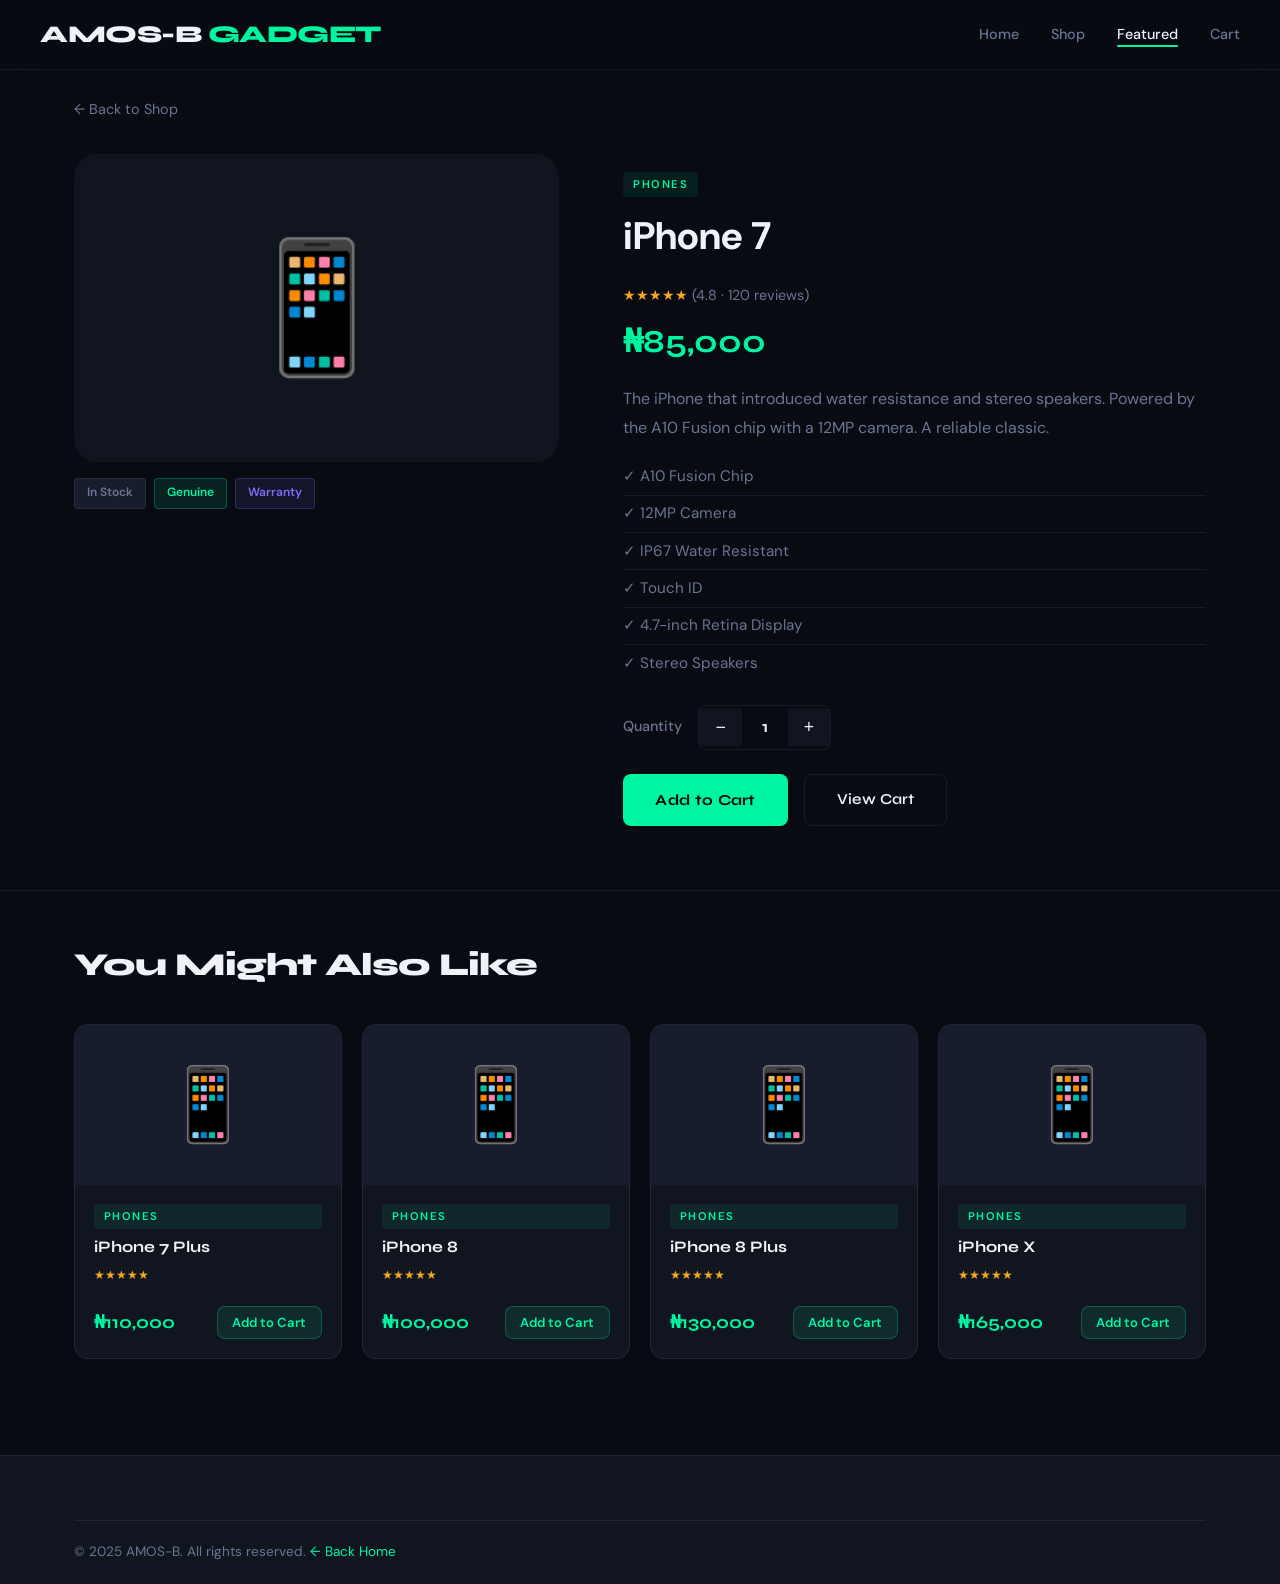
<file: product.html>
<!DOCTYPE html>
<html lang="en">
<head>
<meta charset="UTF-8">
<meta name="viewport" content="width=device-width, initial-scale=1.0">
<title>AMOS-B Gadget</title>
<link rel="preconnect" href="https://fonts.googleapis.com">
<link href="https://fonts.googleapis.com/css2?family=Syne:wght@400;600;700;800&family=DM+Sans:wght@300;400;500&display=swap" rel="stylesheet">
<link rel="stylesheet" href="style.css">
</head>
<body>

<nav class="navbar">
  <a href="index.html" class="logo">AMOS-B <span>GADGET</span></a>
  <ul class="nav-links">
    <li><a href="index.html">Home</a></li>
    <li><a href="shop.html">Shop</a></li>
    <li><a href="product.html" class="active">Featured</a></li>
    <li><a href="cart.html">Cart <span class="cart-badge" id="cart-count">0</span></a></li>
  </ul>
  <button class="hamburger" id="hamburger">&#9776;</button>
</nav>

<div class="container" style="padding-top:6rem;">
  <a href="shop.html" class="back-link">← Back to Shop</a>
</div>

<section class="product-detail" id="product-detail">
  <!-- Filled by JS -->
</section>

<section class="related-section">
  <div class="container">
    <h2 class="section-title">You Might Also Like</h2>
    <div class="products-grid" id="related-products"></div>
  </div>
</section>

<footer class="footer">
  <div class="container">
    <div class="footer-bottom">
      <p>© 2025 AMOS-B. All rights reserved. <a href="index.html">← Back Home</a></p>
    </div>
  </div>
</footer>

<script src="data.js"></script>
<script src="main.js"></script>
<script>
  const params = new URLSearchParams(window.location.search);
  const id = parseInt(params.get('id')) || 1;
  const product = getAllProducts().find(p => p.id === id) || getAllProducts()[0];

  document.title = product.name + ' — TechNova';

  document.getElementById('product-detail').innerHTML = `
    <div class="container">
      <div class="product-detail-grid">
        <div class="product-detail-img">
          <div class="product-big-img" style="font-size:8rem; text-align:center; padding:3rem; background:var(--surface); border-radius:1.5rem;">
            ${product.emoji}
          </div>
          <div class="product-badges" style="margin-top:1rem; display:flex; gap:.5rem;">
            <span class="badge">In Stock</span>
            <span class="badge success">Genuine</span>
            <span class="badge info">Warranty</span>
          </div>
        </div>
        <div class="product-detail-info">
          <span class="product-category-tag">${product.category.toUpperCase()}</span>
          <h1 style="font-size:2.4rem; margin:.5rem 0 1rem;">${product.name}</h1>
          <div class="stars">★★★★★ <span style="color:var(--text-muted); font-size:.9rem;">(4.8 · 120 reviews)</span></div>
          <div class="product-price big">₦${product.price.toLocaleString()}</div>
          <p class="product-desc">${product.description}</p>
          <ul class="feature-list">
            ${product.features.map(f => `<li>✓ ${f}</li>`).join('')}
          </ul>
          <div class="qty-row">
            <label>Quantity</label>
            <div class="qty-control">
              <button onclick="changeQty(-1)">−</button>
              <span id="qty-val">1</span>
              <button onclick="changeQty(1)">+</button>
            </div>
          </div>
          <div class="detail-cta">
            <button class="btn-primary" onclick="addToCartFromDetail(${product.id})">Add to Cart</button>
            <a href="cart.html" class="btn-ghost">View Cart</a>
          </div>
        </div>
      </div>
    </div>
  `;

  let qty = 1;
  function changeQty(delta) {
    qty = Math.max(1, qty + delta);
    document.getElementById('qty-val').textContent = qty;
  }
  function addToCartFromDetail(id) {
    for (let i = 0; i < qty; i++) addToCart(id);
    showToast(`Added ${qty} × ${product.name} to cart!`);
  }

  // Related
  const related = getAllProducts().filter(p => p.category === product.category && p.id !== product.id).slice(0, 4);
  renderProductGrid('related-products', related.length ? related : getAllProducts().slice(0, 4));
</script>
</body>
</html>
</file>
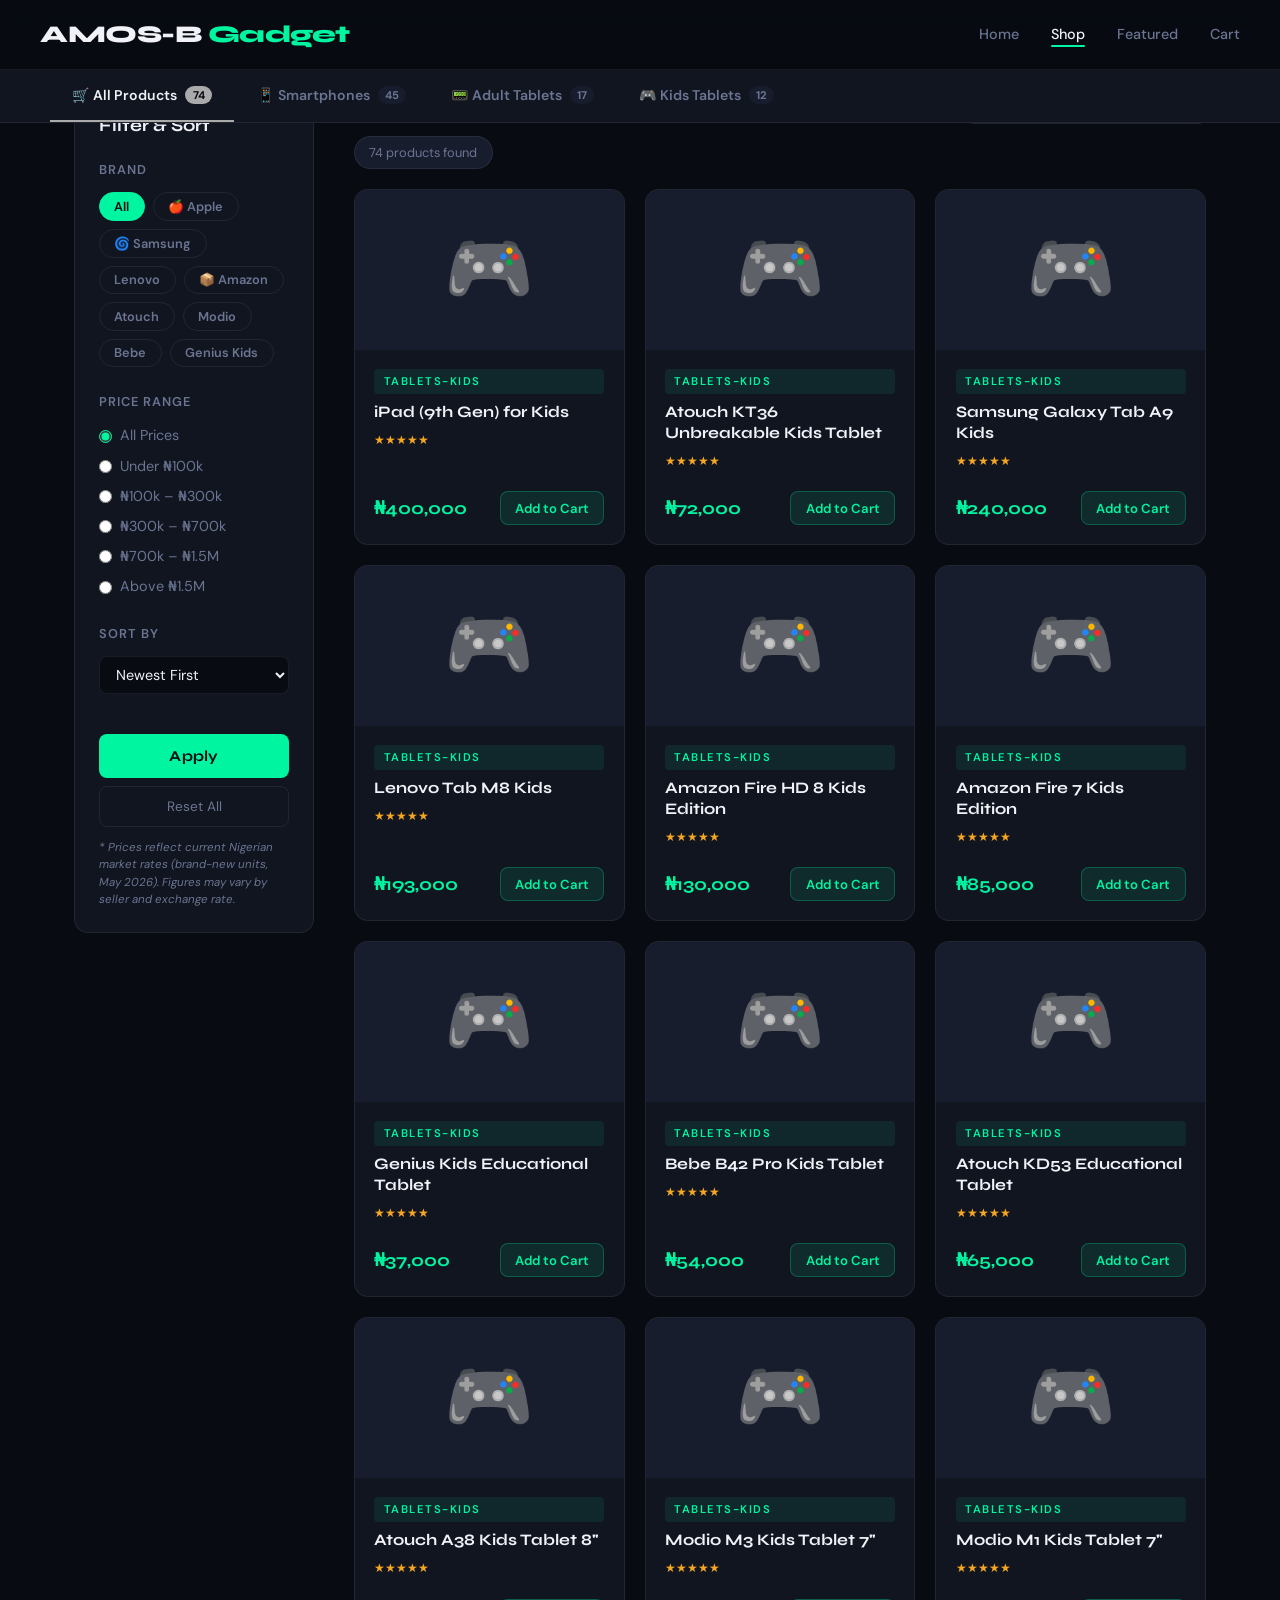
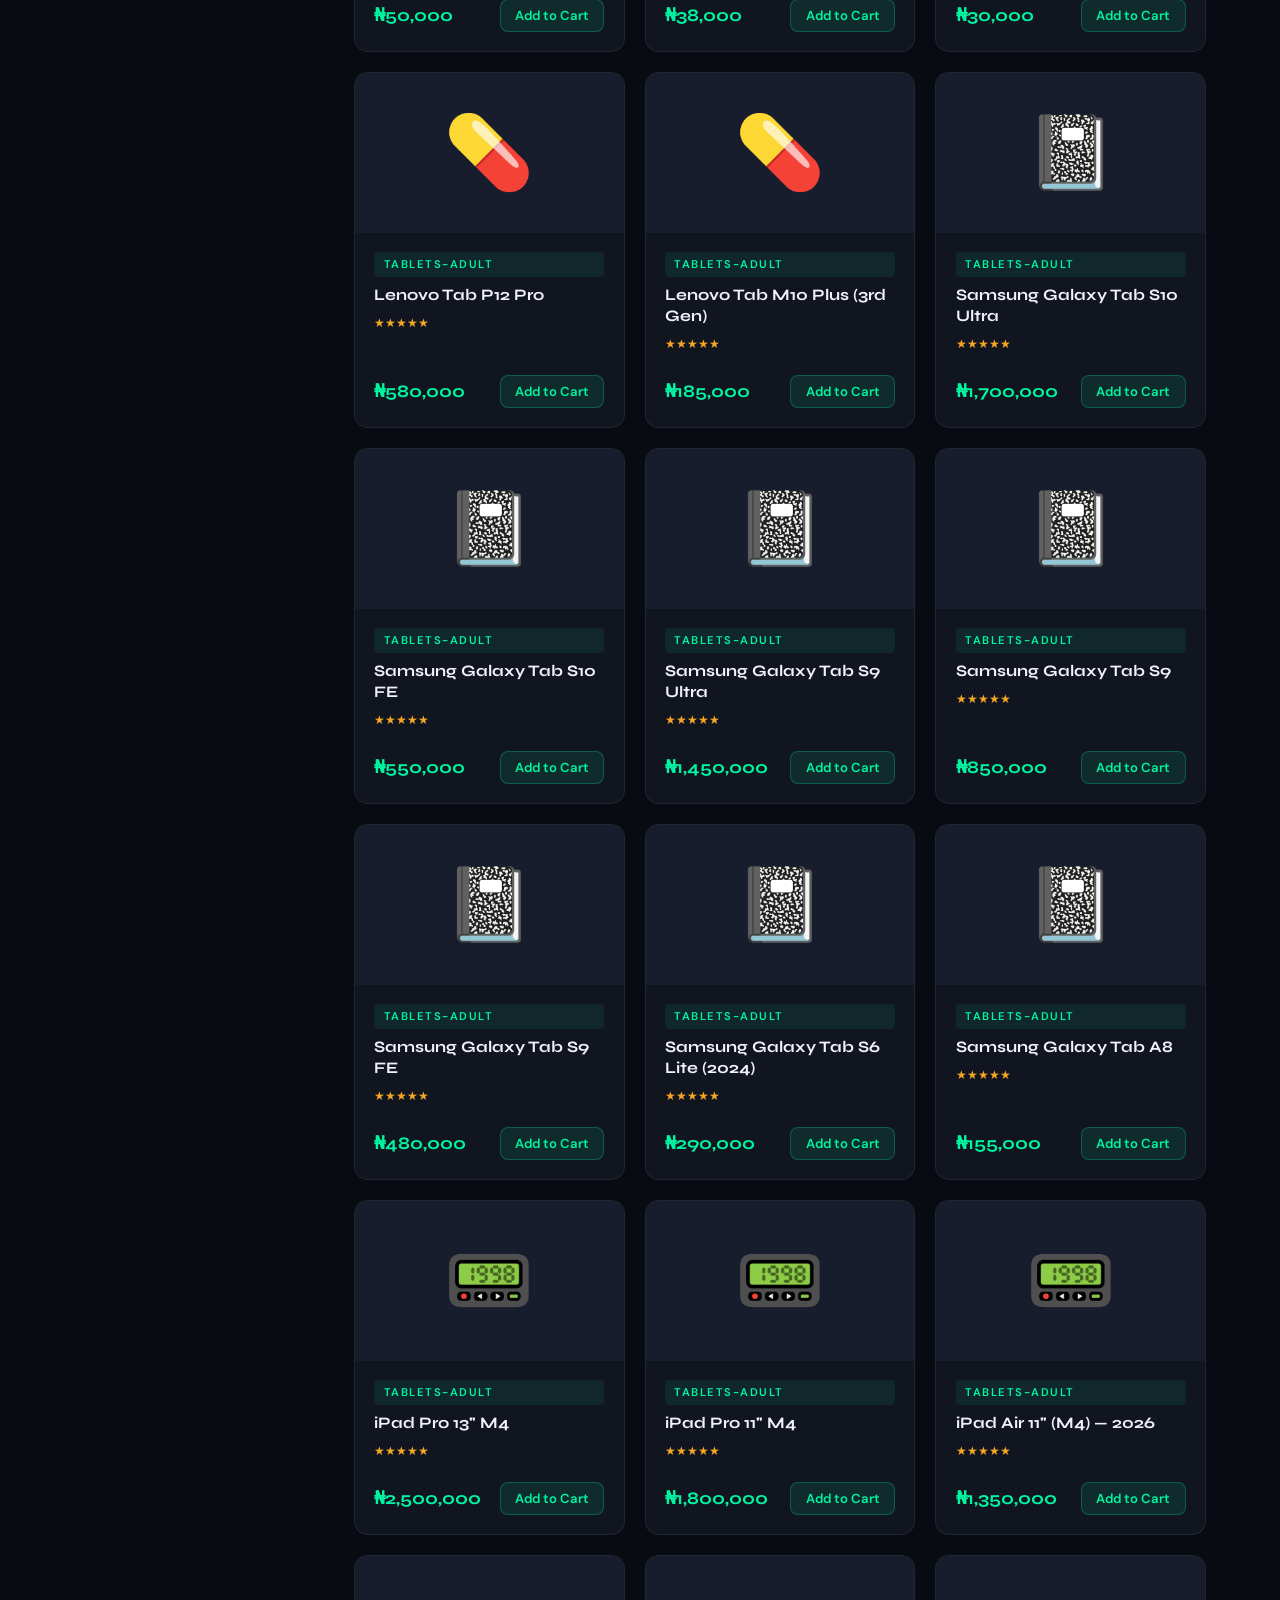
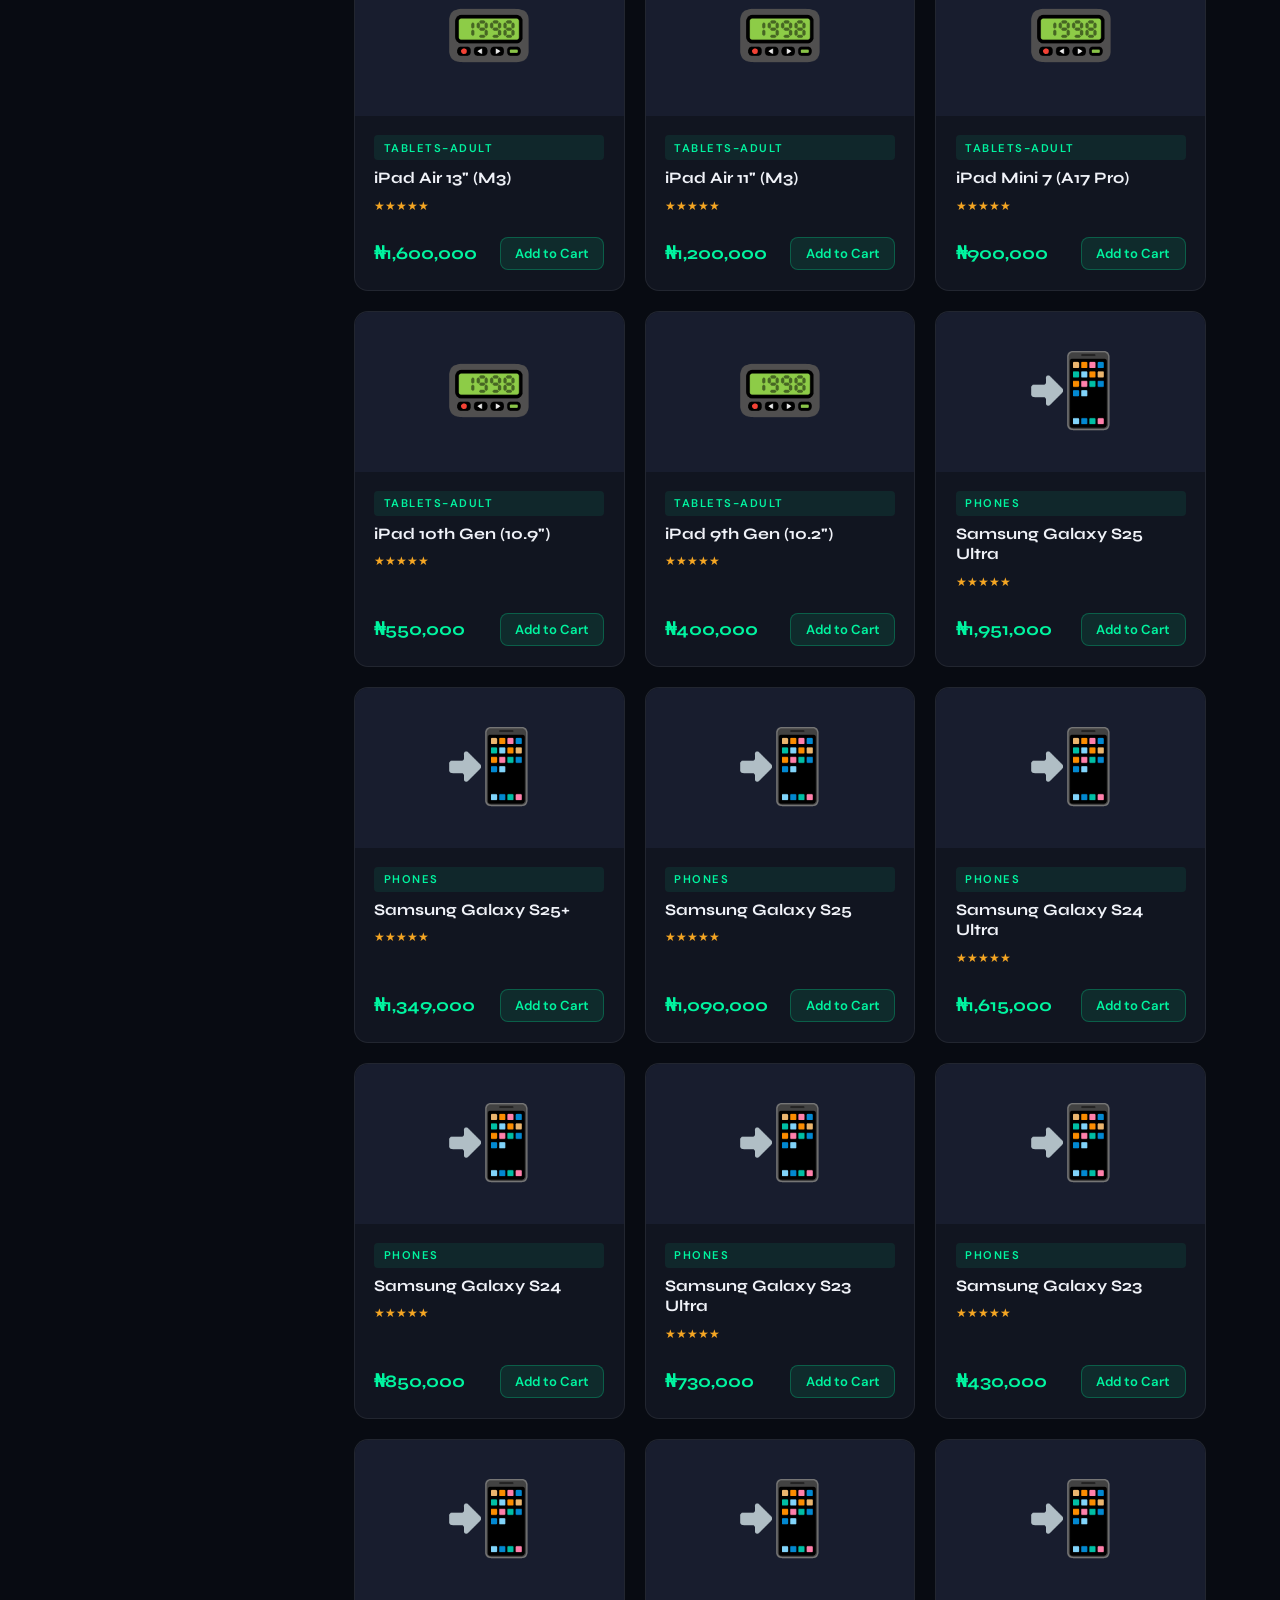
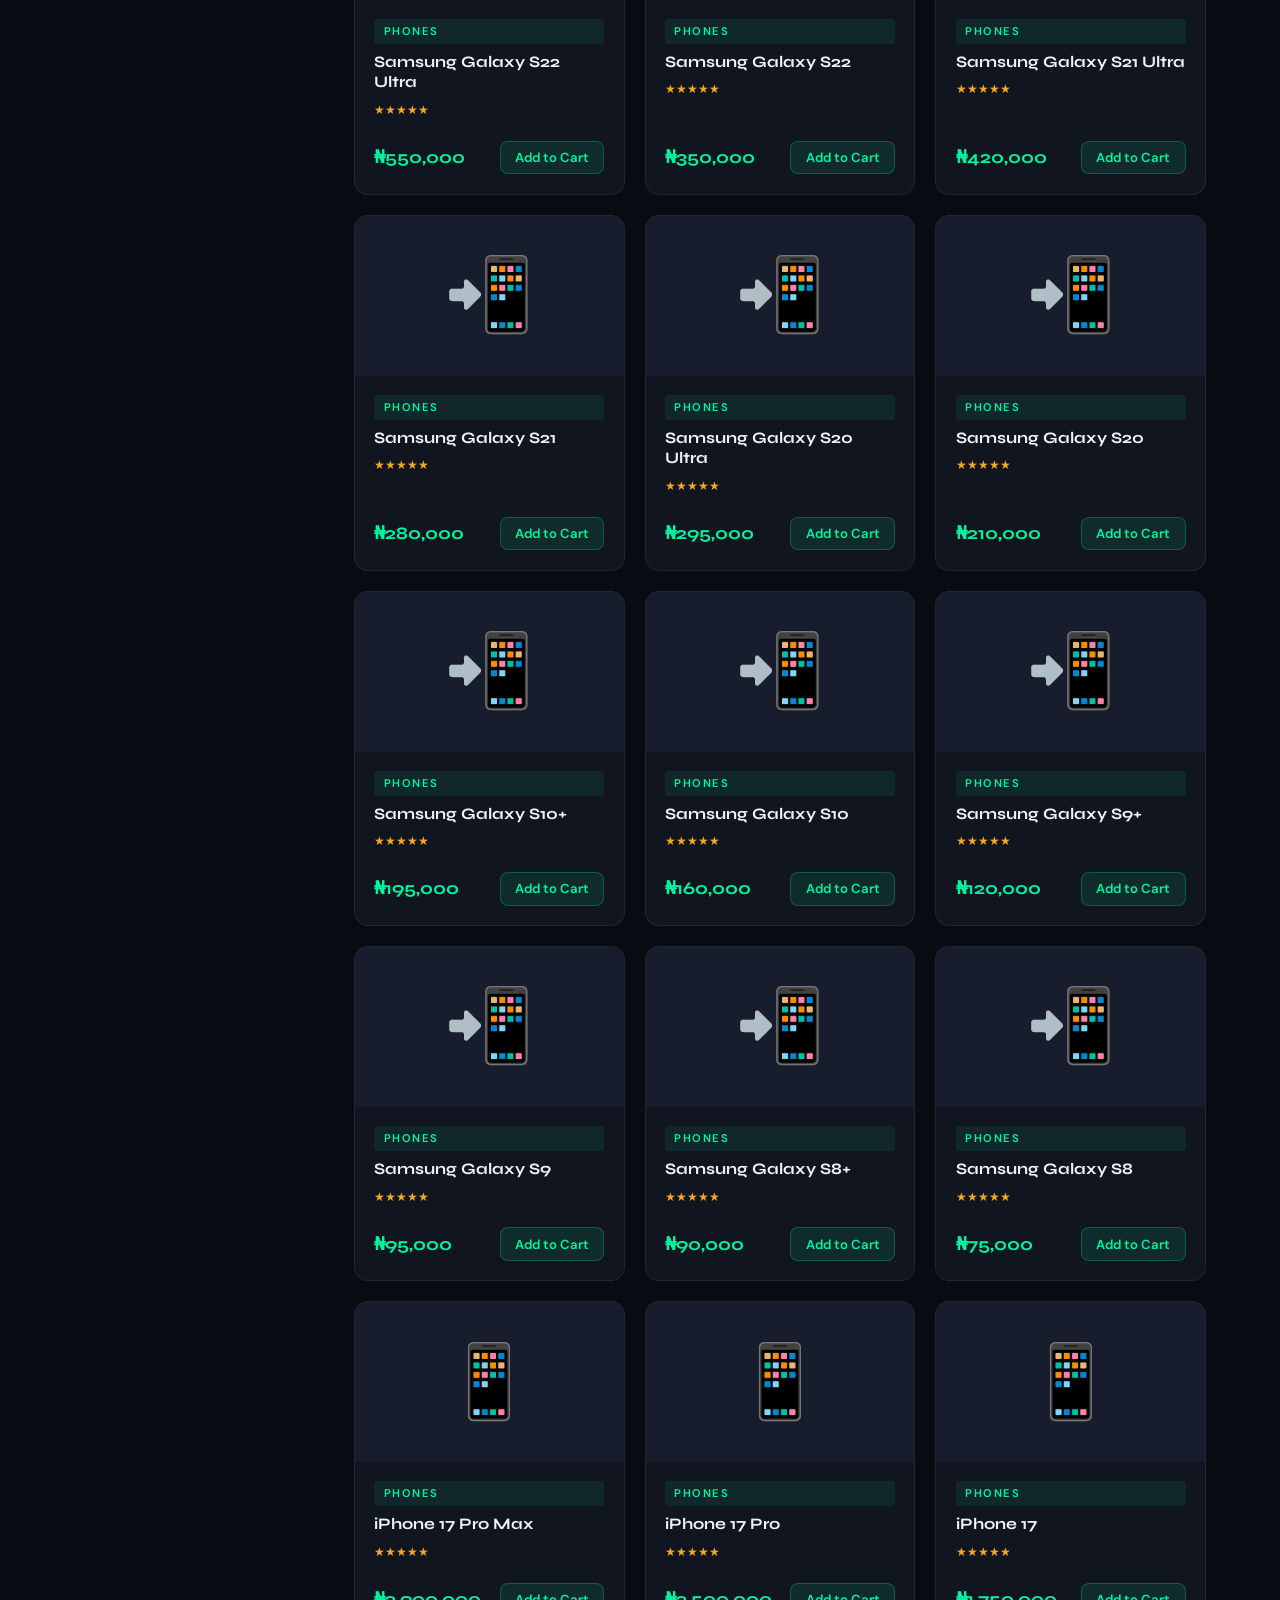
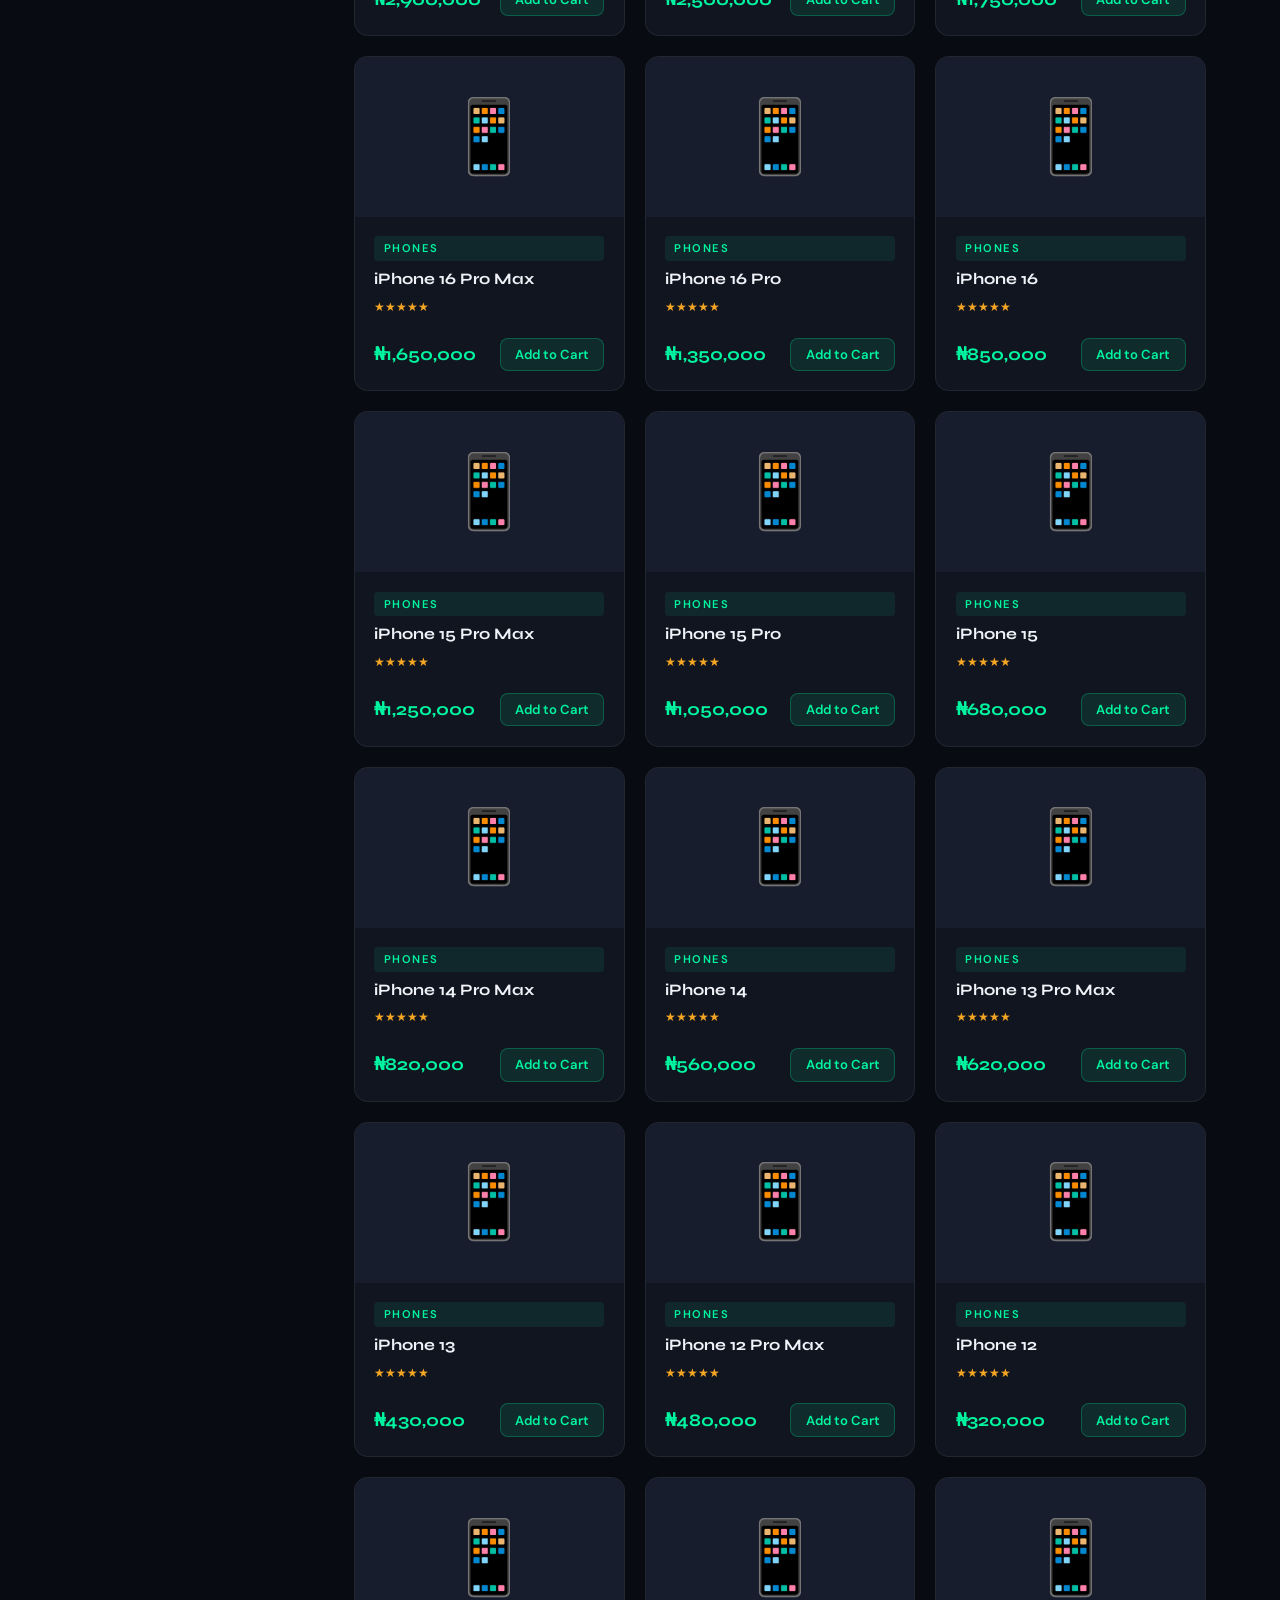
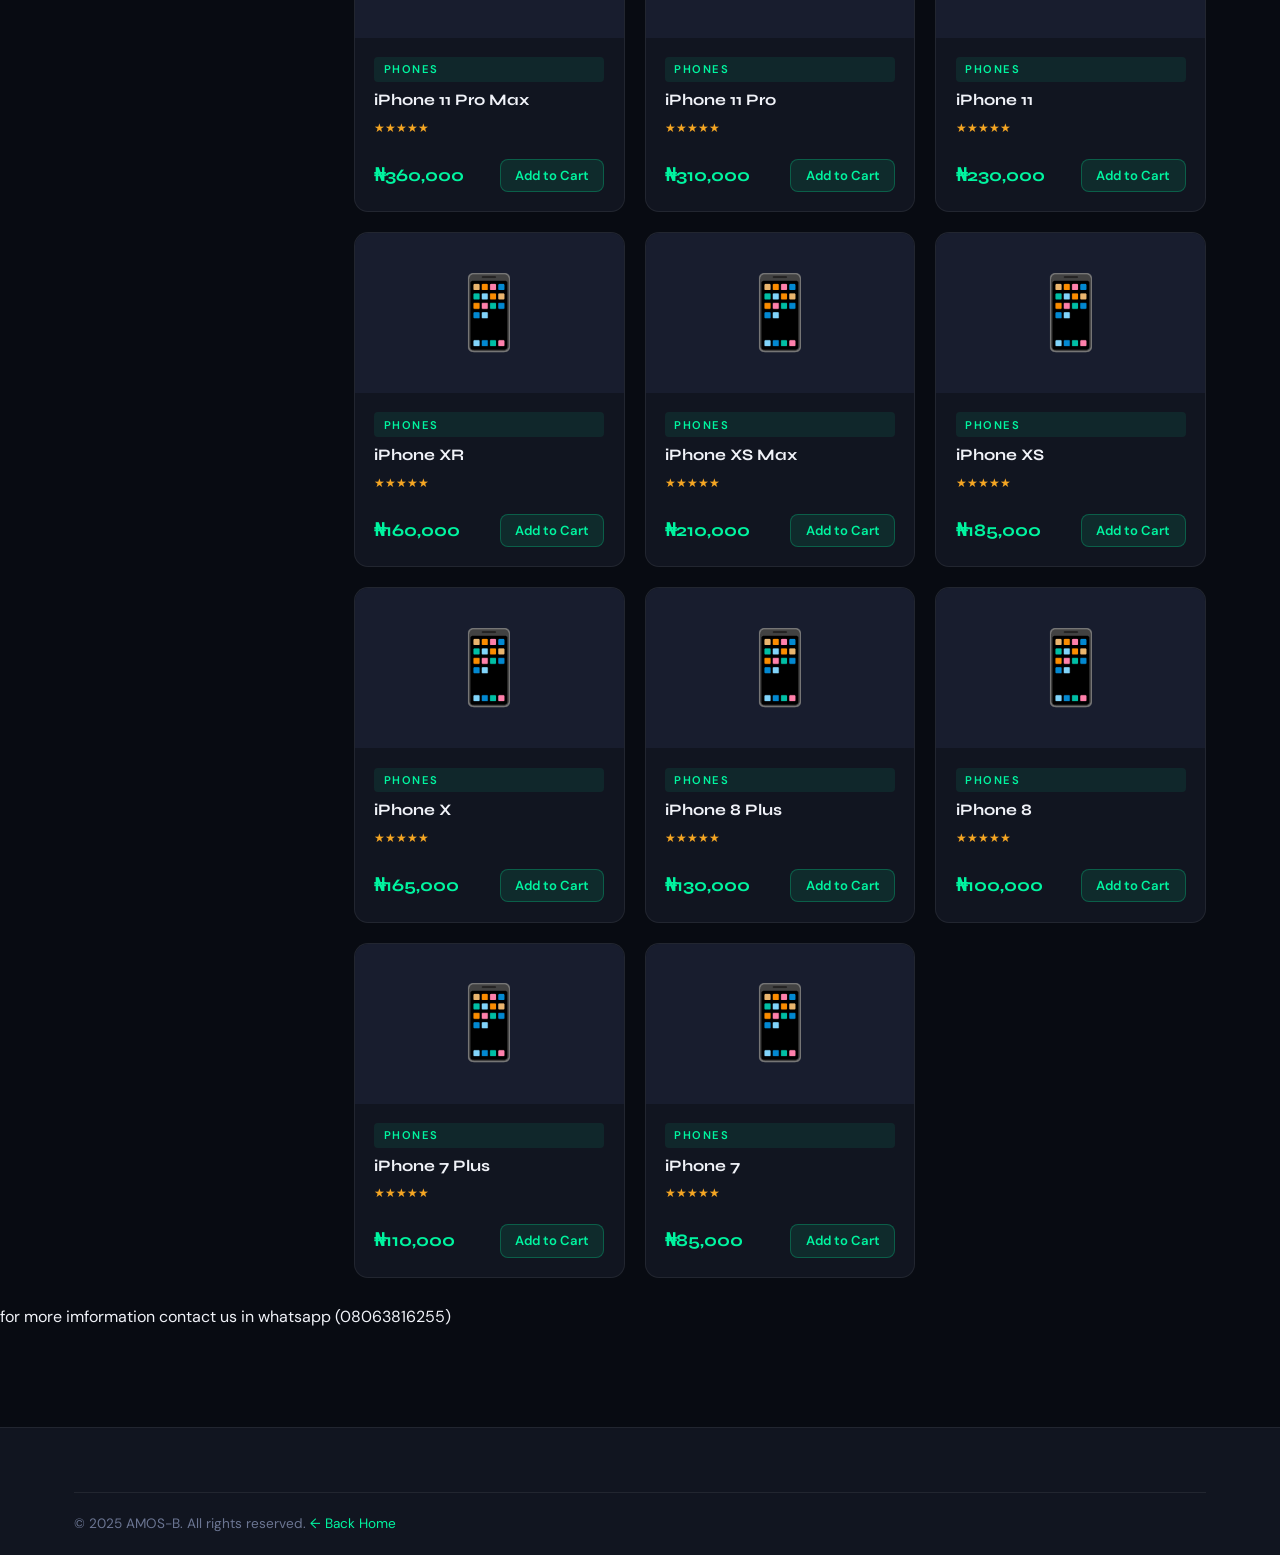
<file: shop.html>
<!DOCTYPE html>
<html lang="en">
<head>
<meta charset="UTF-8">
<meta name="viewport" content="width=device-width, initial-scale=1.0">
<title>AMOS-B Gadget</title>
<link rel="preconnect" href="https://fonts.googleapis.com">
<link href="https://fonts.googleapis.com/css2?family=Syne:wght@400;600;700;800&family=DM+Sans:wght@300;400;500&display=swap" rel="stylesheet">
<link rel="stylesheet" href="style.css">
<style>
/* ---- CATEGORY MEGA TABS ---- */
.mega-tabs-wrap {
  background: var(--surface);
  border-bottom: 1px solid var(--border);
  position: sticky;
  top: 70px;
  z-index: 90;
  padding: 0 1.5rem;
}
.mega-tabs {
  display: flex;
  gap: 0;
  max-width: 1180px;
  margin: 0 auto;
  overflow-x: auto;
  scrollbar-width: none;
}
.mega-tabs::-webkit-scrollbar { display: none; }
.mega-tab {
  display: flex;
  align-items: center;
  gap: .5rem;
  padding: 1rem 1.4rem;
  border: none;
  background: transparent;
  color: var(--text-muted);
  font-family: var(--font-body);
  font-size: .88rem;
  font-weight: 600;
  cursor: pointer;
  border-bottom: 2px solid transparent;
  white-space: nowrap;
  transition: color .18s, border-color .18s;
}
.mega-tab:hover { color: var(--text); }
.mega-tab.active { color: var(--text); border-bottom-color: var(--tab-accent, var(--accent)); }
.mega-tab .tab-count {
  background: var(--surface2);
  color: var(--text-muted);
  font-size: .7rem;
  font-weight: 700;
  padding: .1rem .45rem;
  border-radius: 10px;
  min-width: 22px;
  text-align: center;
}
.mega-tab.active .tab-count { background: var(--tab-accent, var(--accent)); color: #080b12; }
.mega-tab[data-cat="all"] { --tab-accent: #aaa; }
.mega-tab[data-cat="phones"] { --tab-accent: var(--accent); }
.mega-tab[data-cat="tablets-adult"] { --tab-accent: var(--accent2); }
.mega-tab[data-cat="tablets-kids"] { --tab-accent: #f06292; }

/* ---- BRAND PILLS ---- */
.brand-pills { display: flex; gap: .5rem; flex-wrap: wrap; margin-bottom: 1.25rem; }
.brand-pill {
  padding: .3rem .9rem;
  border-radius: 20px;
  border: 1px solid var(--border);
  background: transparent;
  color: var(--text-muted);
  font-family: var(--font-body);
  font-size: .8rem;
  font-weight: 600;
  cursor: pointer;
  transition: all .18s;
}
.brand-pill:hover { border-color: var(--text-muted); color: var(--text); }
.brand-pill.active { background: var(--accent); color: #080b12; border-color: var(--accent); }

.count-bar {
  display: flex;
  align-items: center;
  justify-content: space-between;
  margin-bottom: 1.25rem;
  flex-wrap: wrap;
  gap: .75rem;
}
.count-chip {
  display: inline-flex;
  align-items: center;
  gap: .4rem;
  background: var(--surface2);
  border: 1px solid var(--border);
  border-radius: 20px;
  padding: .3rem .9rem;
  font-size: .8rem;
  color: var(--text-muted);
}
.price-note {
  font-size: .72rem;
  color: var(--text-muted);
  margin-top: .75rem;
  font-style: italic;
  line-height: 1.5;
}
</style>
</head>
<body>

<nav class="navbar">
  <a href="index.html" class="logo">AMOS-B <span>Gadget</span></a>
  <ul class="nav-links">
    <li><a href="index.html">Home</a></li>
    <li><a href="shop.html" class="active">Shop</a></li>
    <li><a href="product.html">Featured</a></li>
    <li><a href="cart.html">Cart <span class="cart-badge" id="cart-count">0</span></a></li>
  </ul>
  <button class="hamburger" id="hamburger">&#9776;</button>
</nav>

<!-- MEGA CATEGORY TABS -->
<div class="mega-tabs-wrap">
  <div class="mega-tabs" id="mega-tabs">
    <button class="mega-tab active" data-cat="all">
      🛒 All Products <span class="tab-count" id="cnt-all">—</span>
    </button>
    <button class="mega-tab" data-cat="phones">
      📱 Smartphones <span class="tab-count" id="cnt-phones">—</span>
    </button>
    <button class="mega-tab" data-cat="tablets-adult">
      📟 Adult Tablets <span class="tab-count" id="cnt-tablets-adult">—</span>
    </button>
    <button class="mega-tab" data-cat="tablets-kids">
      🎮 Kids Tablets <span class="tab-count" id="cnt-tablets-kids">—</span>
    </button>
  </div>
</div>

<section class="shop-section" style="padding-top: 2rem;">
  <div class="container shop-layout">

    <!-- SIDEBAR -->
    <aside class="filters">
      <h3>Filter & Sort</h3>

      <div class="filter-group" id="brand-filter-group">
        <h4>Brand</h4>
        <div class="brand-pills" id="brand-pills">
          <button class="brand-pill active" data-brand="all">All</button>
        </div>
      </div>

      <div class="filter-group">
        <h4>Price Range</h4>
        <label><input type="radio" name="price" value="all" checked> All Prices</label>
        <label><input type="radio" name="price" value="0-100000"> Under ₦100k</label>
        <label><input type="radio" name="price" value="100000-300000"> ₦100k – ₦300k</label>
        <label><input type="radio" name="price" value="300000-700000"> ₦300k – ₦700k</label>
        <label><input type="radio" name="price" value="700000-1500000"> ₦700k – ₦1.5M</label>
        <label><input type="radio" name="price" value="1500000-9999999"> Above ₦1.5M</label>
      </div>

      <div class="filter-group">
        <h4>Sort By</h4>
        <select id="sort-select">
          <option value="default">Newest First</option>
          <option value="price-asc">Price: Low to High</option>
          <option value="price-desc">Price: High to Low</option>
          <option value="name">Name A–Z</option>
        </select>
      </div>

      <button class="btn-primary" id="apply-btn" style="width:100%; margin-top:1rem;">Apply</button>
      <button id="reset-btn" style="width:100%; margin-top:.5rem; background:transparent; border:1px solid var(--border); color:var(--text-muted); padding:.7rem; border-radius:8px; cursor:pointer; font-family:var(--font-body); font-size:.85rem; transition:all .18s;">Reset All</button>

      <p class="price-note">* Prices reflect current Nigerian market rates (brand-new units, May 2026). Figures may vary by seller and exchange rate.</p>
    </aside>

    <!-- MAIN -->
    <div class="shop-main">
      <div class="shop-toolbar" style="margin-bottom:.75rem;">
        <div></div>
        <input type="text" id="search-input" placeholder="Search products..." class="search-box">
      </div>
      <div class="count-bar">
        <span class="count-chip" id="product-count">Loading...</span>
      </div>
      <div class="products-grid" id="shop-products"></div>
    </div>
  </div>
     <br>
     for more imformation contact us in whatsapp (08063816255)
     
</section>

<footer class="footer">
  <div class="container">
    <div class="footer-bottom">
      <p>© 2025 AMOS-B. All rights reserved. <a href="index.html">← Back Home</a></p>
    </div>
  </div>
</footer>

<script src="data.js"></script>
<script src="main.js"></script>
<script>
  let activeCat = 'all';
  let activeBrand = 'all';

  const brandsByCategory = {
    all:           ['all','apple','samsung','lenovo','amazon','atouch','modio','bebe','genius'],
    phones:        ['all','apple','samsung'],
    'tablets-adult': ['all','apple','samsung','lenovo'],
    'tablets-kids':  ['all','atouch','modio','bebe','genius','amazon','lenovo','samsung','apple']
  };

  const brandLabels = {
    all:'All', apple:'🍎 Apple', samsung:'🌀 Samsung',
    lenovo:'Lenovo', amazon:'📦 Amazon', atouch:'Atouch',
    modio:'Modio', bebe:'Bebe', genius:'Genius Kids'
  };

  function updateTabCounts() {
    const all = getAllProducts();
    document.getElementById('cnt-all').textContent = all.length;
    document.getElementById('cnt-phones').textContent = all.filter(p=>p.category==='phones').length;
    document.getElementById('cnt-tablets-adult').textContent = all.filter(p=>p.category==='tablets-adult').length;
    document.getElementById('cnt-tablets-kids').textContent = all.filter(p=>p.category==='tablets-kids').length;
  }

  function updateBrandPills() {
    const container = document.getElementById('brand-pills');
    const brands = brandsByCategory[activeCat] || ['all'];
    container.innerHTML = brands.map(b =>
      `<button class="brand-pill${activeBrand===b?' active':''}" data-brand="${b}">${brandLabels[b]||b}</button>`
    ).join('');
    container.querySelectorAll('.brand-pill').forEach(btn => {
      btn.addEventListener('click', () => {
        activeBrand = btn.dataset.brand;
        container.querySelectorAll('.brand-pill').forEach(b=>b.classList.remove('active'));
        btn.classList.add('active');
        applyFilters();
      });
    });
  }

  function applyFilters() {
    const price = document.querySelector('input[name="price"]:checked').value;
    const sort  = document.getElementById('sort-select').value;
    const search = document.getElementById('search-input').value.toLowerCase();

    let products = getAllProducts();
    if (activeCat !== 'all') products = products.filter(p => p.category === activeCat);
    if (activeBrand !== 'all') products = products.filter(p => p.brand === activeBrand);
    if (price !== 'all') {
      const [min, max] = price.split('-').map(Number);
      products = products.filter(p => p.price >= min && p.price <= max);
    }
    if (search) products = products.filter(p => p.name.toLowerCase().includes(search) || (p.brand||'').toLowerCase().includes(search));

    if (sort === 'price-asc')  products.sort((a,b) => a.price - b.price);
    else if (sort === 'price-desc') products.sort((a,b) => b.price - a.price);
    else if (sort === 'name')  products.sort((a,b) => a.name.localeCompare(b.name));
    else products.sort((a,b) => b.id - a.id);

    renderProductGrid('shop-products', products);
    document.getElementById('product-count').textContent =
      products.length + ' product' + (products.length !== 1 ? 's' : '') + ' found';
  }

  // Mega tab click
  document.getElementById('mega-tabs').addEventListener('click', e => {
    const btn = e.target.closest('[data-cat]');
    if (!btn) return;
    activeCat = btn.dataset.cat;
    activeBrand = 'all';
    document.querySelectorAll('.mega-tab').forEach(b => b.classList.remove('active'));
    btn.classList.add('active');
    updateBrandPills();
    applyFilters();
  });

  document.getElementById('apply-btn').addEventListener('click', applyFilters);
  document.getElementById('search-input').addEventListener('input', applyFilters);

  document.getElementById('reset-btn').addEventListener('click', () => {
    activeCat = 'all';
    activeBrand = 'all';
    document.querySelectorAll('.mega-tab').forEach(b => b.classList.remove('active'));
    document.querySelector('.mega-tab[data-cat="all"]').classList.add('active');
    document.querySelector('input[name="price"][value="all"]').checked = true;
    document.getElementById('sort-select').value = 'default';
    document.getElementById('search-input').value = '';
    updateBrandPills();
    applyFilters();
  });

  // Handle URL param
  const urlCat = new URLSearchParams(window.location.search).get('cat');
  if (urlCat) {
    activeCat = urlCat;
    document.querySelectorAll('.mega-tab').forEach(b => b.classList.remove('active'));
    const tab = document.querySelector(`.mega-tab[data-cat="${urlCat}"]`);
    if (tab) tab.classList.add('active');
  }

  updateTabCounts();
  updateBrandPills();
  applyFilters();
</script>
</body>
</html>
</file>
<file: style.css>
/* ============================================================
   TechNova — Main Stylesheet
   Theme: Dark luxury tech with electric green accents
   ============================================================ */

:root {
  --bg: #080b12;
  --surface: #111520;
  --surface2: #181d2e;
  --border: rgba(255,255,255,0.07);
  --text: #f0f2f8;
  --text-muted: #6b7592;
  --accent: #00f5a0;
  --accent2: #7c6ef8;
  --accent3: #f5a623;
  --danger: #ff5252;
  --font-head: 'Syne', sans-serif;
  --font-body: 'DM Sans', sans-serif;
  --radius: 14px;
  --radius-sm: 8px;
  --nav-h: 70px;
  --transition: .22s cubic-bezier(.4,0,.2,1);
}

*, *::before, *::after { box-sizing: border-box; margin: 0; padding: 0; }

html { scroll-behavior: smooth; }

body {
  background: var(--bg);
  color: var(--text);
  font-family: var(--font-body);
  font-size: 16px;
  line-height: 1.65;
  min-height: 100vh;
  overflow-x: hidden;
}

a { color: inherit; text-decoration: none; }
ul { list-style: none; }
img { max-width: 100%; display: block; }

/* ---- CONTAINER ---- */
.container { max-width: 1180px; margin: 0 auto; padding: 0 1.5rem; }

/* ---- NAVBAR ---- */
.navbar {
  position: fixed;
  top: 0; left: 0; right: 0;
  height: var(--nav-h);
  display: flex;
  align-items: center;
  justify-content: space-between;
  padding: 0 2.5rem;
  z-index: 100;
  background: rgba(8,11,18,0.6);
  backdrop-filter: blur(16px);
  border-bottom: 1px solid var(--border);
  transition: background var(--transition), box-shadow var(--transition);
}
.navbar.scrolled {
  background: rgba(8,11,18,0.95);
  box-shadow: 0 4px 32px rgba(0,0,0,0.4);
}

.logo {
  font-family: var(--font-head);
  font-size: 1.5rem;
  font-weight: 800;
  letter-spacing: -0.5px;
  color: var(--text);
}
.logo span { color: var(--accent); }

.nav-links {
  display: flex;
  gap: 2rem;
  align-items: center;
}
.nav-links a {
  font-size: .9rem;
  font-weight: 500;
  color: var(--text-muted);
  transition: color var(--transition);
  position: relative;
}
.nav-links a:hover, .nav-links a.active { color: var(--text); }
.nav-links a.active::after {
  content: '';
  display: block;
  height: 2px;
  background: var(--accent);
  position: absolute;
  bottom: -4px; left: 0; right: 0;
  border-radius: 2px;
}

.cart-badge {
  display: inline-flex;
  align-items: center;
  justify-content: center;
  background: var(--accent);
  color: #080b12;
  font-size: .7rem;
  font-weight: 700;
  width: 18px;
  height: 18px;
  border-radius: 50%;
  margin-left: 4px;
  vertical-align: middle;
  display: none;
}

.hamburger {
  display: none;
  background: none;
  border: none;
  color: var(--text);
  font-size: 1.4rem;
  cursor: pointer;
}

/* ---- BUTTONS ---- */
.btn-primary {
  display: inline-block;
  background: var(--accent);
  color: #080b12;
  font-family: var(--font-head);
  font-weight: 700;
  font-size: .95rem;
  padding: .8rem 2rem;
  border-radius: var(--radius-sm);
  border: none;
  cursor: pointer;
  transition: opacity var(--transition), transform var(--transition);
  letter-spacing: .3px;
}
.btn-primary:hover { opacity: .85; transform: translateY(-1px); }
.btn-primary.light { background: #080b12; color: var(--accent); border: 1px solid var(--accent); }
.btn-primary.light:hover { background: var(--accent); color: #080b12; }

.btn-ghost {
  display: inline-block;
  background: transparent;
  color: var(--text);
  font-family: var(--font-head);
  font-weight: 600;
  font-size: .95rem;
  padding: .8rem 2rem;
  border-radius: var(--radius-sm);
  border: 1px solid var(--border);
  cursor: pointer;
  transition: border-color var(--transition), background var(--transition);
}
.btn-ghost:hover { border-color: var(--text-muted); background: var(--surface); }

/* ---- HERO ---- */
.hero {
  min-height: 100vh;
  display: flex;
  align-items: center;
  justify-content: space-between;
  padding: calc(var(--nav-h) + 4rem) 2.5rem 4rem;
  max-width: 1200px;
  margin: 0 auto;
  position: relative;
  gap: 2rem;
}

.hero-bg {
  position: fixed;
  inset: 0;
  pointer-events: none;
  z-index: 0;
  overflow: hidden;
}
.hero-circle {
  position: absolute;
  border-radius: 50%;
  filter: blur(80px);
  opacity: .15;
}
.hero-circle.c1 { width: 600px; height: 600px; background: var(--accent); top: -200px; left: -200px; }
.hero-circle.c2 { width: 400px; height: 400px; background: var(--accent2); bottom: 0; right: -100px; }
.hero-circle.c3 { width: 300px; height: 300px; background: var(--accent3); top: 40%; left: 40%; }

.hero-content { position: relative; z-index: 1; flex: 1; }

.hero-eyebrow {
  font-size: .8rem;
  font-weight: 600;
  text-transform: uppercase;
  letter-spacing: 3px;
  color: var(--accent);
  margin-bottom: 1.2rem;
}
.hero h1 {
  font-family: var(--font-head);
  font-size: clamp(2.8rem, 6vw, 5rem);
  font-weight: 800;
  line-height: 1.05;
  letter-spacing: -2px;
  margin-bottom: 1.2rem;
}
.hero h1 .accent { color: var(--accent); }
.hero-sub {
  font-size: 1.1rem;
  color: var(--text-muted);
  max-width: 460px;
  margin-bottom: 2.5rem;
  line-height: 1.7;
}
.hero-cta { display: flex; gap: 1rem; flex-wrap: wrap; }

/* Hero Visual */
.hero-visual {
  position: relative;
  z-index: 1;
  flex: 0 0 320px;
}
.device-card {
  background: var(--surface);
  border: 1px solid var(--border);
  border-radius: 2rem;
  padding: 2rem 1.5rem;
  box-shadow: 0 0 80px rgba(0,245,160,0.08);
  animation: float 4s ease-in-out infinite;
}
@keyframes float {
  0%, 100% { transform: translateY(0); }
  50% { transform: translateY(-14px); }
}
.device-screen {
  background: #0a0f1e;
  border-radius: 1.2rem;
  padding: 1.5rem;
  min-height: 220px;
}
.screen-bar { height: 10px; background: var(--surface2); border-radius: 5px; margin-bottom: .7rem; }
.screen-bar.short { width: 60%; }
.screen-grid { display: grid; grid-template-columns: 1fr 1fr; gap: .7rem; margin-top: 1rem; }
.screen-tile {
  height: 60px;
  border-radius: .7rem;
}
.screen-tile.t1 { background: linear-gradient(135deg, #00f5a0, #00b37a); }
.screen-tile.t2 { background: linear-gradient(135deg, #7c6ef8, #5245d5); }
.screen-tile.t3 { background: linear-gradient(135deg, #f5a623, #d4820d); }
.screen-tile.t4 { background: var(--surface2); }
.device-label {
  text-align: center;
  margin-top: 1rem;
  font-family: var(--font-head);
  font-weight: 700;
  font-size: .95rem;
  color: var(--text-muted);
}

/* ---- SECTION TITLES ---- */
.section-title {
  font-family: var(--font-head);
  font-size: 2rem;
  font-weight: 800;
  letter-spacing: -1px;
  margin-bottom: 2rem;
}
.section-header { display: flex; align-items: center; justify-content: space-between; margin-bottom: 2rem; }
.section-header .section-title { margin-bottom: 0; }
.see-all { color: var(--accent); font-weight: 600; font-size: .9rem; transition: opacity var(--transition); }
.see-all:hover { opacity: .7; }

/* ---- CATEGORIES ---- */
.categories { padding: 5rem 0; }
.cat-grid { display: grid; grid-template-columns: repeat(auto-fit, minmax(200px, 1fr)); gap: 1rem; }
.cat-card {
  background: var(--surface);
  border: 1px solid var(--border);
  border-radius: var(--radius);
  padding: 2rem 1.5rem;
  text-align: center;
  transition: border-color var(--transition), transform var(--transition), box-shadow var(--transition);
  display: block;
}
.cat-card:hover {
  border-color: var(--cat-accent, var(--accent));
  transform: translateY(-4px);
  box-shadow: 0 12px 40px rgba(0,0,0,0.3);
}
.cat-icon { font-size: 3rem; margin-bottom: 1rem; }
.cat-card h3 {
  font-family: var(--font-head);
  font-size: 1.1rem;
  font-weight: 700;
  margin-bottom: .25rem;
}
.cat-card p { font-size: .85rem; color: var(--text-muted); }

/* ---- PRODUCTS GRID ---- */
.featured { padding: 5rem 0; }
.products-grid {
  display: grid;
  grid-template-columns: repeat(auto-fill, minmax(240px, 1fr));
  gap: 1.25rem;
}

.product-card {
  background: var(--surface);
  border: 1px solid var(--border);
  border-radius: var(--radius);
  overflow: hidden;
  transition: transform var(--transition), box-shadow var(--transition), border-color var(--transition);
  display: flex;
  flex-direction: column;
}
.product-card:hover {
  transform: translateY(-5px);
  box-shadow: 0 20px 50px rgba(0,0,0,0.4);
  border-color: rgba(255,255,255,0.14);
}
.product-card-img {
  background: var(--surface2);
  display: flex;
  align-items: center;
  justify-content: center;
  font-size: 4.5rem;
  height: 160px;
  text-decoration: none;
  transition: background var(--transition);
}
.product-card:hover .product-card-img { background: #1e2438; }

.product-card-body { padding: 1.2rem; flex: 1; display: flex; flex-direction: column; gap: .5rem; }

.product-category-tag {
  font-size: .7rem;
  font-weight: 600;
  text-transform: uppercase;
  letter-spacing: 1.5px;
  color: var(--accent);
  background: rgba(0,245,160,0.08);
  padding: .2rem .6rem;
  border-radius: 4px;
  display: inline-block;
}

.product-card h3 {
  font-family: var(--font-head);
  font-size: 1rem;
  font-weight: 700;
  line-height: 1.3;
}
.product-card h3 a:hover { color: var(--accent); }

.stars { color: var(--accent3); font-size: .9rem; }
.stars.small { font-size: .75rem; }

.product-price { font-family: var(--font-head); font-weight: 700; color: var(--accent); font-size: 1.1rem; }
.product-price.big { font-size: 2rem; margin: .5rem 0; }

.product-card-footer { display: flex; align-items: center; justify-content: space-between; margin-top: auto; padding-top: .75rem; }

.add-cart-btn {
  background: rgba(0,245,160,0.1);
  color: var(--accent);
  border: 1px solid rgba(0,245,160,0.25);
  border-radius: var(--radius-sm);
  padding: .45rem .9rem;
  font-size: .82rem;
  font-weight: 600;
  cursor: pointer;
  transition: background var(--transition), transform var(--transition);
  font-family: var(--font-body);
}
.add-cart-btn:hover { background: var(--accent); color: #080b12; transform: scale(1.03); }

/* ---- PROMO BANNER ---- */
.promo-banner { padding: 3rem 0; }
.banner-inner {
  background: linear-gradient(120deg, var(--accent2) 0%, #2d2483 100%);
  border-radius: var(--radius);
  padding: 3rem 2.5rem;
  display: flex;
  align-items: center;
  justify-content: space-between;
  gap: 2rem;
  flex-wrap: wrap;
}
.banner-inner h2 { font-family: var(--font-head); font-size: 1.8rem; font-weight: 800; margin-bottom: .5rem; }
.banner-inner p { color: rgba(255,255,255,0.75); }

/* ---- WHY US ---- */
.why-us { padding: 5rem 0; }
.perks-grid { display: grid; grid-template-columns: repeat(auto-fit, minmax(220px, 1fr)); gap: 1.5rem; }
.perk {
  background: var(--surface);
  border: 1px solid var(--border);
  border-radius: var(--radius);
  padding: 2rem;
  transition: transform var(--transition);
}
.perk:hover { transform: translateY(-3px); }
.perk-icon { font-size: 2.5rem; margin-bottom: 1rem; }
.perk h4 { font-family: var(--font-head); font-size: 1.1rem; font-weight: 700; margin-bottom: .5rem; }
.perk p { font-size: .9rem; color: var(--text-muted); }

/* ---- PAGE HEADER ---- */
.page-header {
  padding: calc(var(--nav-h) + 3rem) 0 2rem;
  background: var(--surface);
  border-bottom: 1px solid var(--border);
}
.page-header h1 { font-family: var(--font-head); font-size: 2.5rem; font-weight: 800; }
.page-header p { color: var(--text-muted); margin-top: .5rem; }

/* ---- SHOP PAGE ---- */
.shop-section { padding: 3rem 0 6rem; }
.shop-layout { display: grid; grid-template-columns: 240px 1fr; gap: 2.5rem; align-items: start; }

.filters {
  background: var(--surface);
  border: 1px solid var(--border);
  border-radius: var(--radius);
  padding: 1.5rem;
  position: sticky;
  top: calc(var(--nav-h) + 1rem);
}
.filters h3 { font-family: var(--font-head); font-size: 1.1rem; font-weight: 700; margin-bottom: 1.2rem; }
.filter-group { margin-bottom: 1.5rem; }
.filter-group h4 { font-size: .8rem; font-weight: 600; text-transform: uppercase; letter-spacing: 1px; color: var(--text-muted); margin-bottom: .75rem; }
.filter-group label {
  display: flex;
  align-items: center;
  gap: .5rem;
  font-size: .9rem;
  color: var(--text-muted);
  cursor: pointer;
  margin-bottom: .4rem;
  transition: color var(--transition);
}
.filter-group label:hover { color: var(--text); }
.filter-group input[type="radio"] { accent-color: var(--accent); }
.filter-group select {
  width: 100%;
  background: var(--bg);
  color: var(--text);
  border: 1px solid var(--border);
  border-radius: var(--radius-sm);
  padding: .5rem .75rem;
  font-size: .9rem;
  font-family: var(--font-body);
  cursor: pointer;
}

.shop-toolbar {
  display: flex;
  align-items: center;
  justify-content: space-between;
  margin-bottom: 1.5rem;
  gap: 1rem;
}
.shop-toolbar p { color: var(--text-muted); font-size: .9rem; }
.search-box {
  background: var(--surface);
  border: 1px solid var(--border);
  border-radius: var(--radius-sm);
  color: var(--text);
  padding: .6rem 1rem;
  font-size: .9rem;
  font-family: var(--font-body);
  width: 240px;
  transition: border-color var(--transition);
}
.search-box:focus { outline: none; border-color: var(--accent); }
.search-box::placeholder { color: var(--text-muted); }

/* ---- PRODUCT DETAIL ---- */
.back-link { color: var(--text-muted); font-size: .9rem; transition: color var(--transition); }
.back-link:hover { color: var(--accent); }

.product-detail { padding: 2rem 0 4rem; }
.product-detail-grid {
  display: grid;
  grid-template-columns: 1fr 1.2fr;
  gap: 4rem;
  align-items: start;
}
.product-detail-info { padding-top: 1rem; }
.product-desc { color: var(--text-muted); line-height: 1.8; margin: 1rem 0; }
.feature-list { list-style: none; margin-bottom: 1.5rem; }
.feature-list li {
  color: var(--text-muted);
  padding: .35rem 0;
  font-size: .95rem;
  border-bottom: 1px solid var(--border);
}
.feature-list li:last-child { border-bottom: none; }

.qty-row { display: flex; align-items: center; gap: 1rem; margin-bottom: 1.5rem; }
.qty-row label { font-size: .9rem; color: var(--text-muted); font-weight: 500; }
.qty-control {
  display: flex;
  align-items: center;
  gap: 0;
  border: 1px solid var(--border);
  border-radius: var(--radius-sm);
  overflow: hidden;
}
.qty-control button {
  background: var(--surface);
  color: var(--text);
  border: none;
  padding: .5rem 1rem;
  font-size: 1.1rem;
  cursor: pointer;
  transition: background var(--transition);
}
.qty-control button:hover { background: var(--surface2); }
.qty-control span { padding: .5rem 1.25rem; font-weight: 700; font-family: var(--font-head); }
.qty-control.small .qty-control button { padding: .3rem .7rem; font-size: 1rem; }

.detail-cta { display: flex; gap: 1rem; flex-wrap: wrap; }

.badge {
  display: inline-block;
  background: var(--surface2);
  color: var(--text-muted);
  font-size: .75rem;
  font-weight: 600;
  padding: .3rem .75rem;
  border-radius: 4px;
  border: 1px solid var(--border);
}
.badge.success { background: rgba(0,245,160,0.1); color: var(--accent); border-color: rgba(0,245,160,0.25); }
.badge.info { background: rgba(124,110,248,0.1); color: var(--accent2); border-color: rgba(124,110,248,0.25); }

.related-section { padding: 3rem 0 6rem; border-top: 1px solid var(--border); }

/* ---- CART ---- */
.cart-section { padding: 3rem 0 6rem; }
.cart-layout { display: grid; grid-template-columns: 1fr 340px; gap: 2.5rem; align-items: start; }

.cart-item {
  display: flex;
  align-items: center;
  gap: 1.5rem;
  background: var(--surface);
  border: 1px solid var(--border);
  border-radius: var(--radius);
  padding: 1.2rem 1.5rem;
  margin-bottom: 1rem;
}
.cart-item-img { font-size: 3rem; flex-shrink: 0; }
.cart-item-info { flex: 1; }
.cart-item-info h4 { font-family: var(--font-head); font-weight: 700; font-size: 1rem; margin-bottom: .35rem; }
.cart-item-price { text-align: right; display: flex; flex-direction: column; align-items: flex-end; gap: .75rem; }
.cart-item-price span { font-family: var(--font-head); font-weight: 700; font-size: 1.1rem; color: var(--accent); }
.remove-btn { background: none; border: none; color: var(--text-muted); font-size: 1rem; cursor: pointer; transition: color var(--transition); }
.remove-btn:hover { color: var(--danger); }

.cart-summary {
  background: var(--surface);
  border: 1px solid var(--border);
  border-radius: var(--radius);
  padding: 1.75rem;
  position: sticky;
  top: calc(var(--nav-h) + 1rem);
}
.cart-summary h3 { font-family: var(--font-head); font-size: 1.1rem; font-weight: 700; margin-bottom: 1.5rem; }
.summary-row {
  display: flex;
  justify-content: space-between;
  font-size: .95rem;
  padding: .6rem 0;
  border-bottom: 1px solid var(--border);
  color: var(--text-muted);
}
.summary-row.total {
  font-family: var(--font-head);
  font-weight: 700;
  font-size: 1.1rem;
  color: var(--text);
  border-bottom: none;
  margin: .5rem 0 1.25rem;
}
.promo-row { display: flex; gap: .5rem; margin-bottom: 1.25rem; }
.promo-row input {
  flex: 1;
  background: var(--bg);
  border: 1px solid var(--border);
  border-radius: var(--radius-sm);
  color: var(--text);
  padding: .5rem .75rem;
  font-size: .85rem;
  font-family: var(--font-body);
}
.promo-row input:focus { outline: none; border-color: var(--accent); }
.promo-row button {
  background: var(--surface2);
  border: 1px solid var(--border);
  color: var(--text);
  border-radius: var(--radius-sm);
  padding: .5rem 1rem;
  font-size: .85rem;
  cursor: pointer;
  transition: background var(--transition);
  font-family: var(--font-body);
}
.promo-row button:hover { background: var(--accent); color: #080b12; }

.empty-cart { text-align: center; padding: 6rem 2rem; color: var(--text-muted); }
.empty-cart h2 { font-family: var(--font-head); font-size: 1.6rem; margin-bottom: .5rem; color: var(--text); }

/* ---- FOOTER ---- */
.footer { background: var(--surface); border-top: 1px solid var(--border); padding: 4rem 0 0; }
.footer-grid { display: grid; grid-template-columns: 2fr 1fr 1fr 1fr; gap: 2.5rem; margin-bottom: 3rem; }
.footer-brand p { color: var(--text-muted); font-size: .9rem; margin-top: .75rem; max-width: 280px; line-height: 1.7; }
.footer-links h5 { font-family: var(--font-head); font-weight: 700; font-size: .85rem; text-transform: uppercase; letter-spacing: 1px; color: var(--text-muted); margin-bottom: 1rem; }
.footer-links ul li { margin-bottom: .5rem; }
.footer-links ul li a, .footer-links ul li { font-size: .9rem; color: var(--text-muted); transition: color var(--transition); }
.footer-links ul li a:hover { color: var(--text); }
.footer-bottom { border-top: 1px solid var(--border); padding: 1.25rem 0; }
.footer-bottom p { font-size: .85rem; color: var(--text-muted); }
.footer-bottom a { color: var(--accent); }

/* ---- TOAST ---- */
#toast {
  position: fixed;
  bottom: 2rem;
  left: 50%;
  transform: translateX(-50%) translateY(100px);
  background: var(--surface2);
  border: 1px solid var(--accent);
  color: var(--text);
  padding: .85rem 2rem;
  border-radius: var(--radius-sm);
  font-size: .9rem;
  font-weight: 500;
  z-index: 999;
  transition: transform .3s cubic-bezier(.4,0,.2,1), opacity .3s;
  opacity: 0;
  white-space: nowrap;
}
#toast.show { transform: translateX(-50%) translateY(0); opacity: 1; }

/* ---- RESPONSIVE ---- */
@media (max-width: 900px) {
  .hero { flex-direction: column; text-align: center; padding-top: calc(var(--nav-h) + 3rem); }
  .hero-sub { margin: 0 auto 2.5rem; }
  .hero-cta { justify-content: center; }
  .hero-visual { display: none; }
  .shop-layout { grid-template-columns: 1fr; }
  .filters { position: static; }
  .product-detail-grid { grid-template-columns: 1fr; }
  .cart-layout { grid-template-columns: 1fr; }
  .footer-grid { grid-template-columns: 1fr 1fr; }
}

@media (max-width: 640px) {
  .navbar { padding: 0 1.25rem; }
  .nav-links {
    display: none;
    flex-direction: column;
    position: absolute;
    top: var(--nav-h);
    left: 0; right: 0;
    background: rgba(8,11,18,0.98);
    border-bottom: 1px solid var(--border);
    padding: 1.5rem;
    gap: 1.25rem;
  }
  .nav-links.open { display: flex; }
  .hamburger { display: block; }
  .banner-inner { flex-direction: column; text-align: center; }
  .footer-grid { grid-template-columns: 1fr; }
  .cart-item { flex-wrap: wrap; }
}
</file>
<file: SRTWEB3/styles.css>
/* Styling Section 4: Features Grid */
#features {
    background-color: #fcfcfc;
    text-align: center;
}
#features h2 {
    font-size: 2.2rem;
    color: #1a1a1a;
    margin-bottom: 2rem;
}
.features-grid {
    display: grid;
    grid-template-columns: repeat(auto-fit, minmax(280px, 1fr));
    gap: 2rem;
    max-width: 1100px;
    margin: 0 auto;
    padding: 0 1rem;
}
.feature-card {
    background: white;
    padding: 2.5rem 1.5rem;
    border-radius: 8px;
    box-shadow: 0 4px 15px rgba(0,0,0,0.05);
    transition: transform 0.3s ease;
}
.feature-card:hover {
    transform: translateY(-5px);
}
.feature-icon {
    font-size: 2.5rem;
    margin-bottom: 1rem;
}
.feature-card h3 {
    margin-bottom: 0.5rem;
    color: #ff5500; /* Match the Orange Accent */
}

/* Styling Section 5: Booking Form */
#booking {
    background-color: #1a1a1a; /* Dark charcoal section like the rider container box */
    color: white;
}
.booking-container {
    max-width: 750px;
    margin: 0 auto;
    background: #262626;
    padding: 2.5rem;
    border-radius: 12px;
    box-shadow: 0 10px 30px rgba(0,0,0,0.3);
}
.booking-container h2 {
    color: #ff5500;
    margin-top: 0;
}
.form-group-section {
    margin-bottom: 2rem;
    border-bottom: 1px solid #3d3d3d;
    padding-bottom: 1.5rem;
}
.form-group-section h3 {
    color: #ff9900;
    font-size: 1.1rem;
    margin-bottom: 1rem;
}
.form-row {
    display: flex;
    gap: 1.5rem;
}
.input-box {
    flex: 1;
    display: flex;
    flex-direction: column;
    margin-bottom: 1rem;
}
.input-box label {
    margin-bottom: 0.5rem;
    font-size: 0.9rem;
    color: #ccc;
}
.input-box input, .input-box select {
    padding: 12px;
    border: 1px solid #444;
    background-color: #333;
    color: white;
    border-radius: 6px;
    font-size: 1rem;
}
.input-box input:focus, .input-box select:focus {
    outline: 2px solid #ff5500;
    background-color: #3d3d3d;
}

/* Price Box & Submit Button */
.price-estimation-box {
    background-color: #333;
    padding: 1.2rem;
    border-left: 5px solid #ff5500;
    border-radius: 4px;
    display: flex;
    justify-content: space-between;
    font-size: 1.3rem;
    font-weight: bold;
    margin-bottom: 2rem;
}
#calculatedPrice {
    color: #ff9900;
}
.submit-booking-btn {
    width: 100%;
    background-color: #ff5500;
    color: white;
    border: none;
    padding: 15px;
    font-size: 1.2rem;
    font-weight: bold;
    border-radius: 6px;
    cursor: pointer;
    transition: background 0.2s;
}
.submit-booking-btn:hover {
    background-color: #e04b00;
}

/* Modal Background Overlay */
.modal-overlay {
    position: fixed;
    top: 0;
    left: 0;
    width: 100%;
    height: 100%;
    background-color: rgba(0, 0, 0, 0.75);
    display: flex;
    justify-content: center;
    align-items: center;
    z-index: 2000;
    opacity: 0;
    pointer-events: none;
    transition: opacity 0.3s ease;
}
.modal-overlay.active {
    opacity: 1;
    pointer-events: auto;
}

/* Modal Content Window */
.modal-content {
    background-color: #262626;
    color: white;
    padding: 2.5rem;
    border-radius: 12px;
    width: 90%;
    max-width: 420px;
    position: relative;
    box-shadow: 0 15px 40px rgba(0,0,0,0.5);
    border: 1px solid #333;
}
.close-modal-btn {
    position: absolute;
    top: 15px;
    right: 20px;
    font-size: 1.8rem;
    color: #aaa;
    cursor: pointer;
    transition: color 0.2s;
}
.close-modal-btn:hover {
    color: #ff5500;
}
.modal-content h2 {
    color: #ff5500;
    margin-bottom: 0.2rem;
}
.modal-content p {
    color: #aaa;
    font-size: 0.9rem;
    margin-bottom: 1.5rem;
}

/* Switch links */
.auth-switch-text {
    text-align: center;
    margin-top: 1.5rem;
    font-size: 0.9rem;
}
.auth-switch-text span {
    color: #ff9900;
    cursor: pointer;
    font-weight: bold;
    text-decoration: underline;
}
.auth-switch-text span:hover {
    color: #ff5500;
}
.hidden-pane {
    display: none;
}

/* ==========================================================================
   MOBILE & TABLET RESPONSIVENESS (BREAKPOINT: 768px)
   ========================================================================== */
@media (max-width: 768px) {
    /* 1. Navigation Menu Mobile Overhaul */
    .menu-toggle {
        display: flex;
        flex-direction: column;
        justify-content: space-between;
        width: 30px;
        height: 21px;
        cursor: pointer;
        z-index: 1001;
    }
    .menu-toggle span {
        display: block;
        height: 3px;
        width: 100%;
        background-color: #333;
        border-radius: 3px;
        transition: all 0.3s ease;
    }
    
    /* Turn hamburger icon into an 'X' when open */
    .menu-toggle.open span:nth-child(1) {
        transform: translateY(9px) rotate(45deg);
        background-color: #ff5500;
    }
    .menu-toggle.open span:nth-child(2) {
        opacity: 0;
    }
    .menu-toggle.open span:nth-child(3) {
        transform: translateY(-9px) rotate(-45deg);
        background-color: #ff5500;
    }

    .nav-links {
        position: fixed;
        top: 0;
        right: -100%; /* Invisible/Offscreen layout boundary by default */
        height: 100vh;
        width: 75%;
        max-width: 300px;
        background-color: #f8f9fa;
        flex-direction: column;
        justify-content: flex-start;
        padding: 80px 2rem 2rem 2rem;
        gap: 1.5rem;
        box-shadow: -5px 0 15px rgba(0,0,0,0.1);
        transition: right 0.4s cubic-bezier(0.1, 1, 0.1, 1);
        z-index: 1000;
    }
    .nav-links.active {
        right: 0; /* Slide view menu onto screen layout */
    }
    .desktop-login-hide {
        display: none !important; /* Hide standard nav button layout */
    }

    /* 2. Hero Typography Scaling */
    #hero {
        height: 65vh;
        padding: 0 1rem;
    }
    #hero h1 {
        font-size: 2rem;
    }
    #hero p {
        font-size: 1rem;
    }

    /* 3. Tracking Overlay Adjustments */
    #tracking {
        width: 90%;
        padding: 1.5rem 1rem;
        margin-top: -30px;
    }
    #tracking form {
        display: flex;
        flex-direction: column;
        gap: 0.8rem;
    }
    #tracking input[type="text"], #tracking button {
        width: 100% !important;
        box-sizing: border-box;
    }

    /* 4. Booking Module Adjustments */
    .booking-container {
        padding: 1.5rem 1rem;
    }
    .price-estimation-box {
        font-size: 1.1rem;
    }

    /* 5. Admin Dashboard Tables Grid */
    .admin-container {
        padding: 1rem 0.5rem;
    }
    .admin-header {
        flex-direction: column;
        gap: 1rem;
        text-align: center;
    }
}

/* Responsive fixes for mobile forms */
@media (max-width: 600px) {
    .form-row {
        flex-direction: column;
        gap: 0;
    }
}

/* Section 6: Footer */
footer {
    background-color: #111;
    color: #777;
    text-align: center;
    padding: 2rem 1rem;
    border-top: 1px solid #222;
}
</file>
